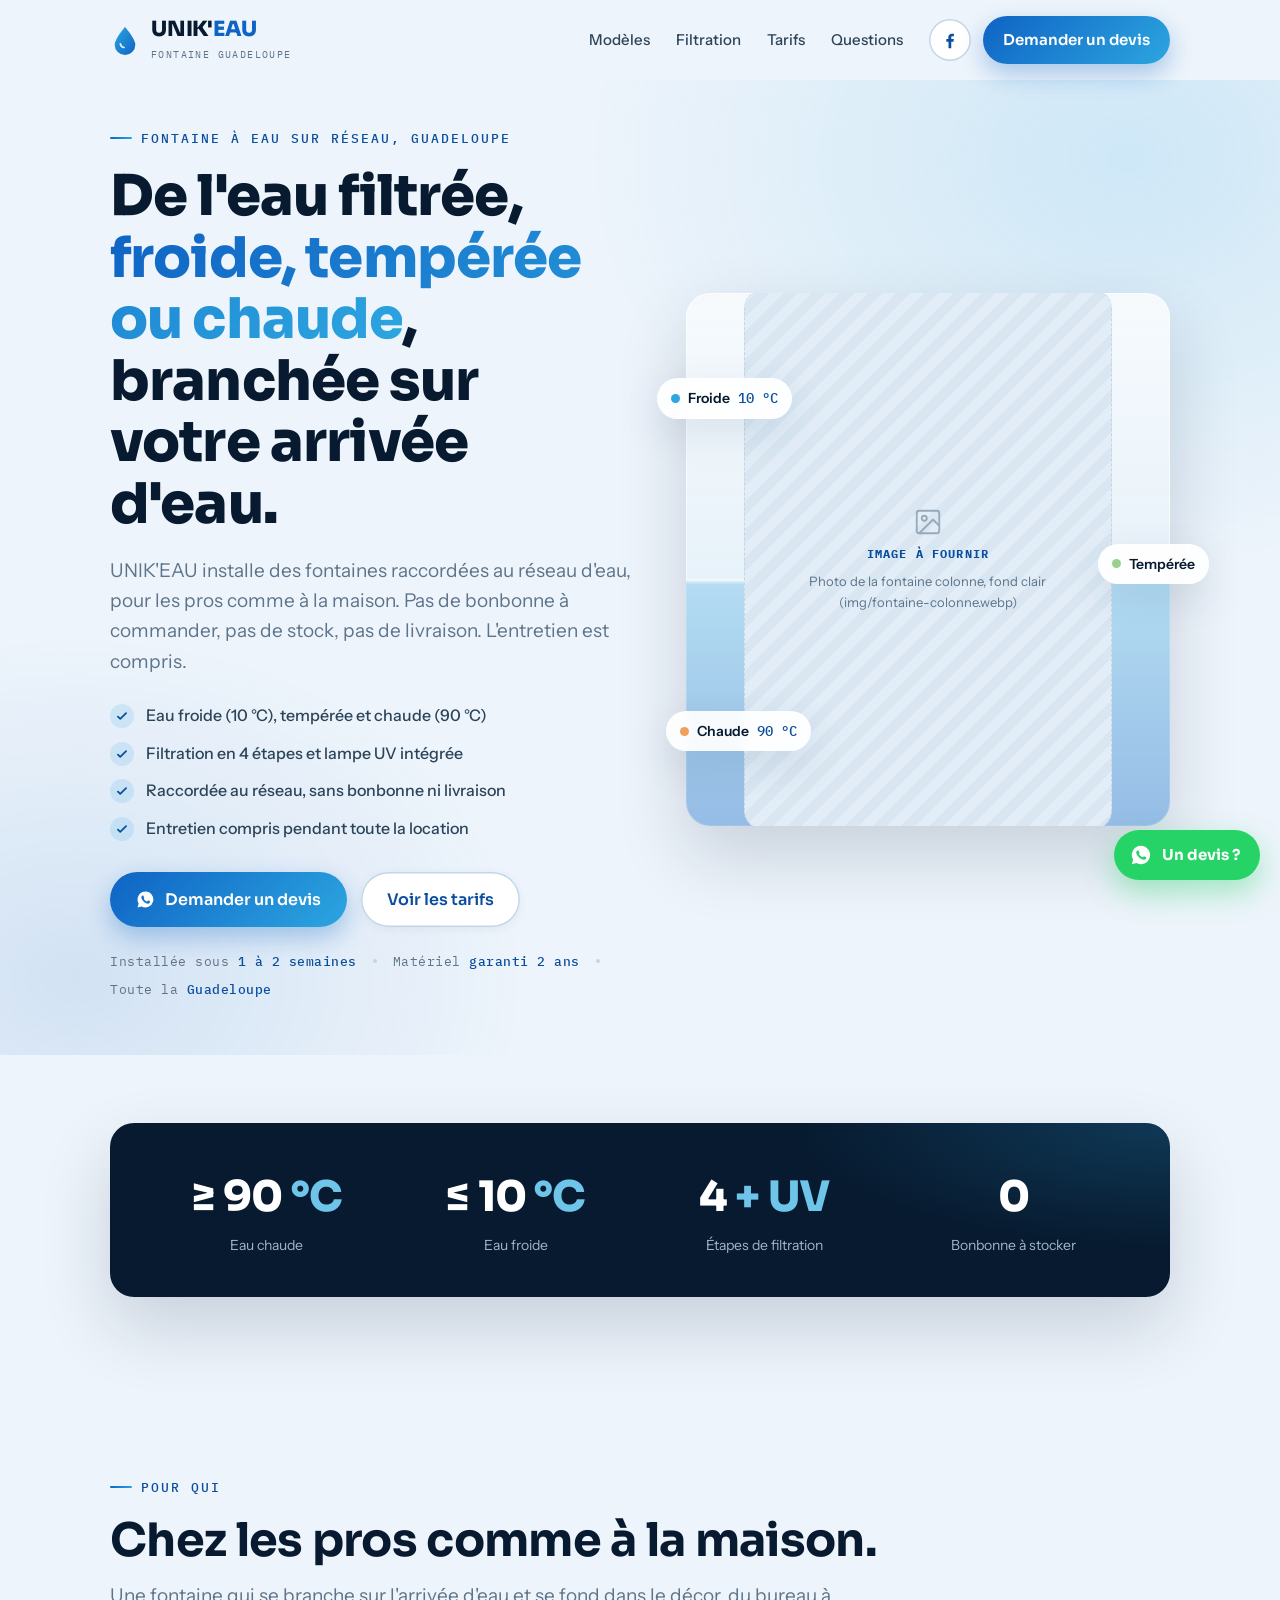
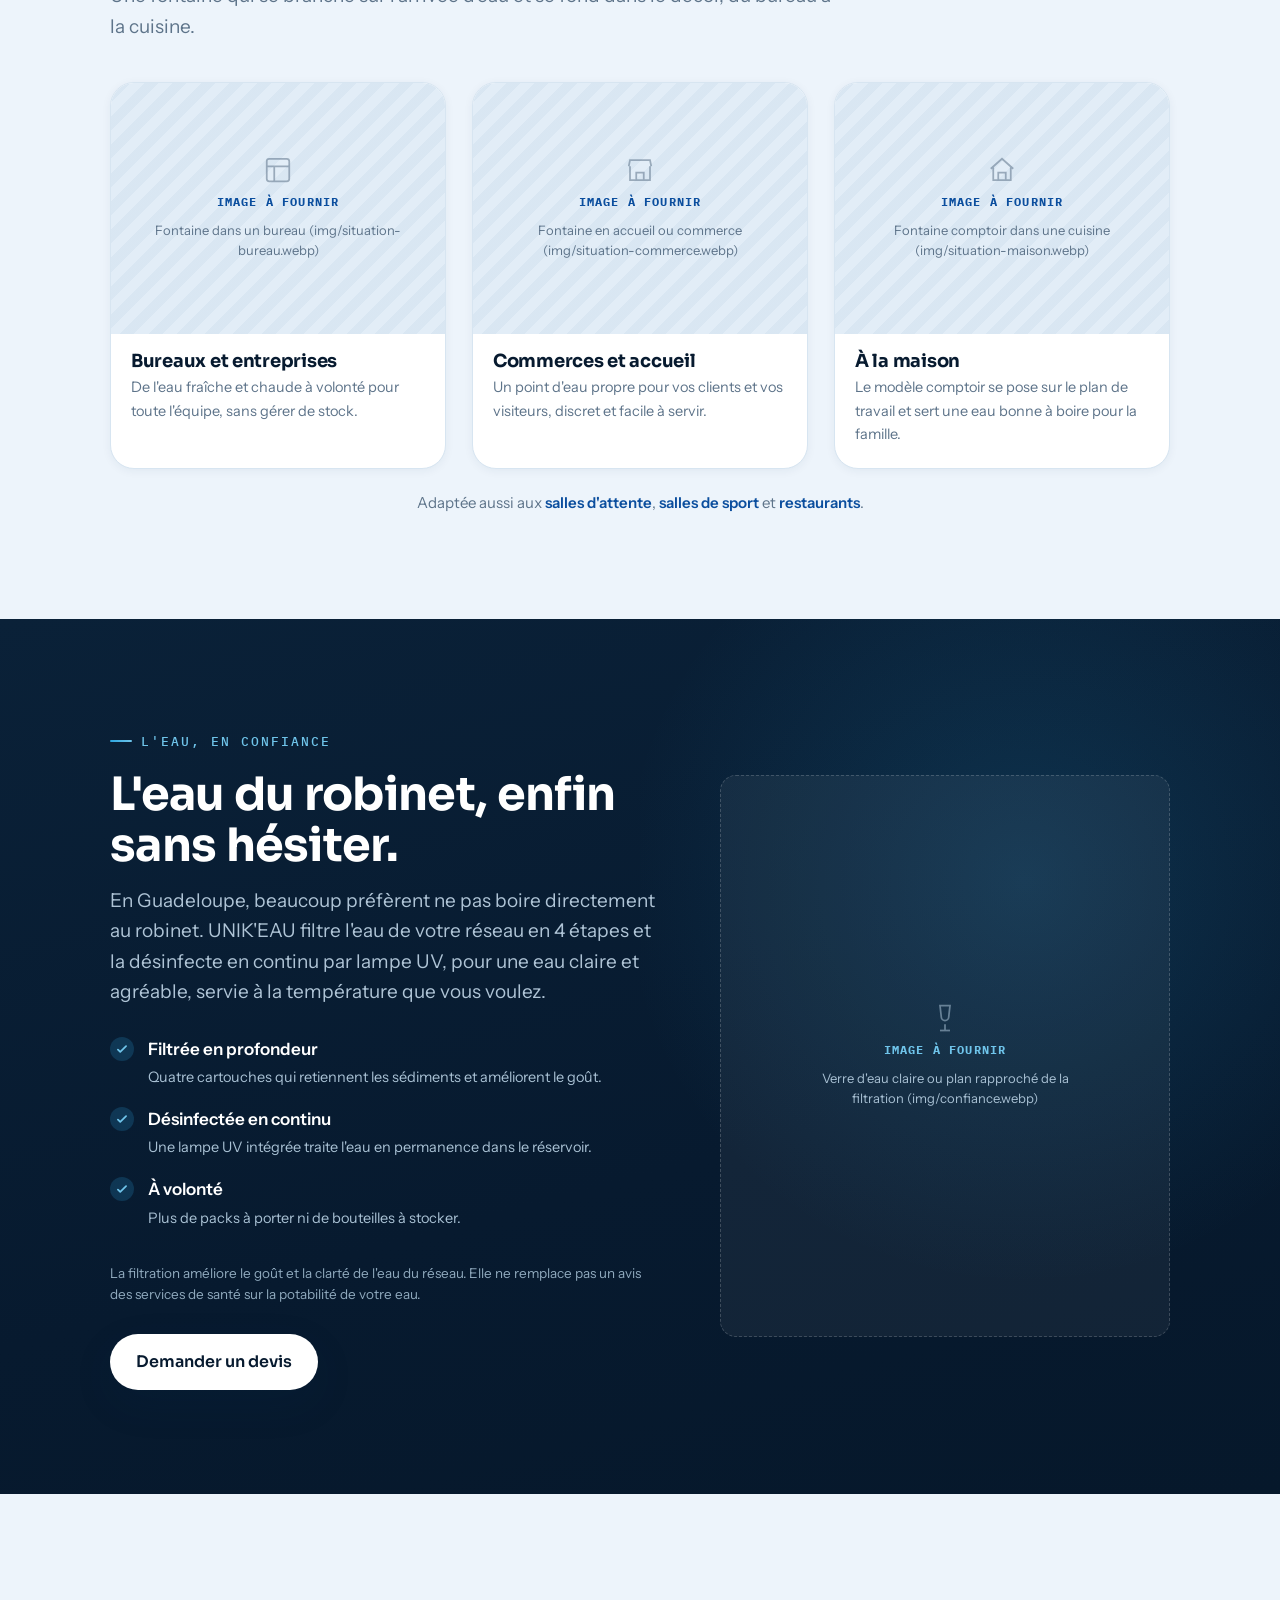
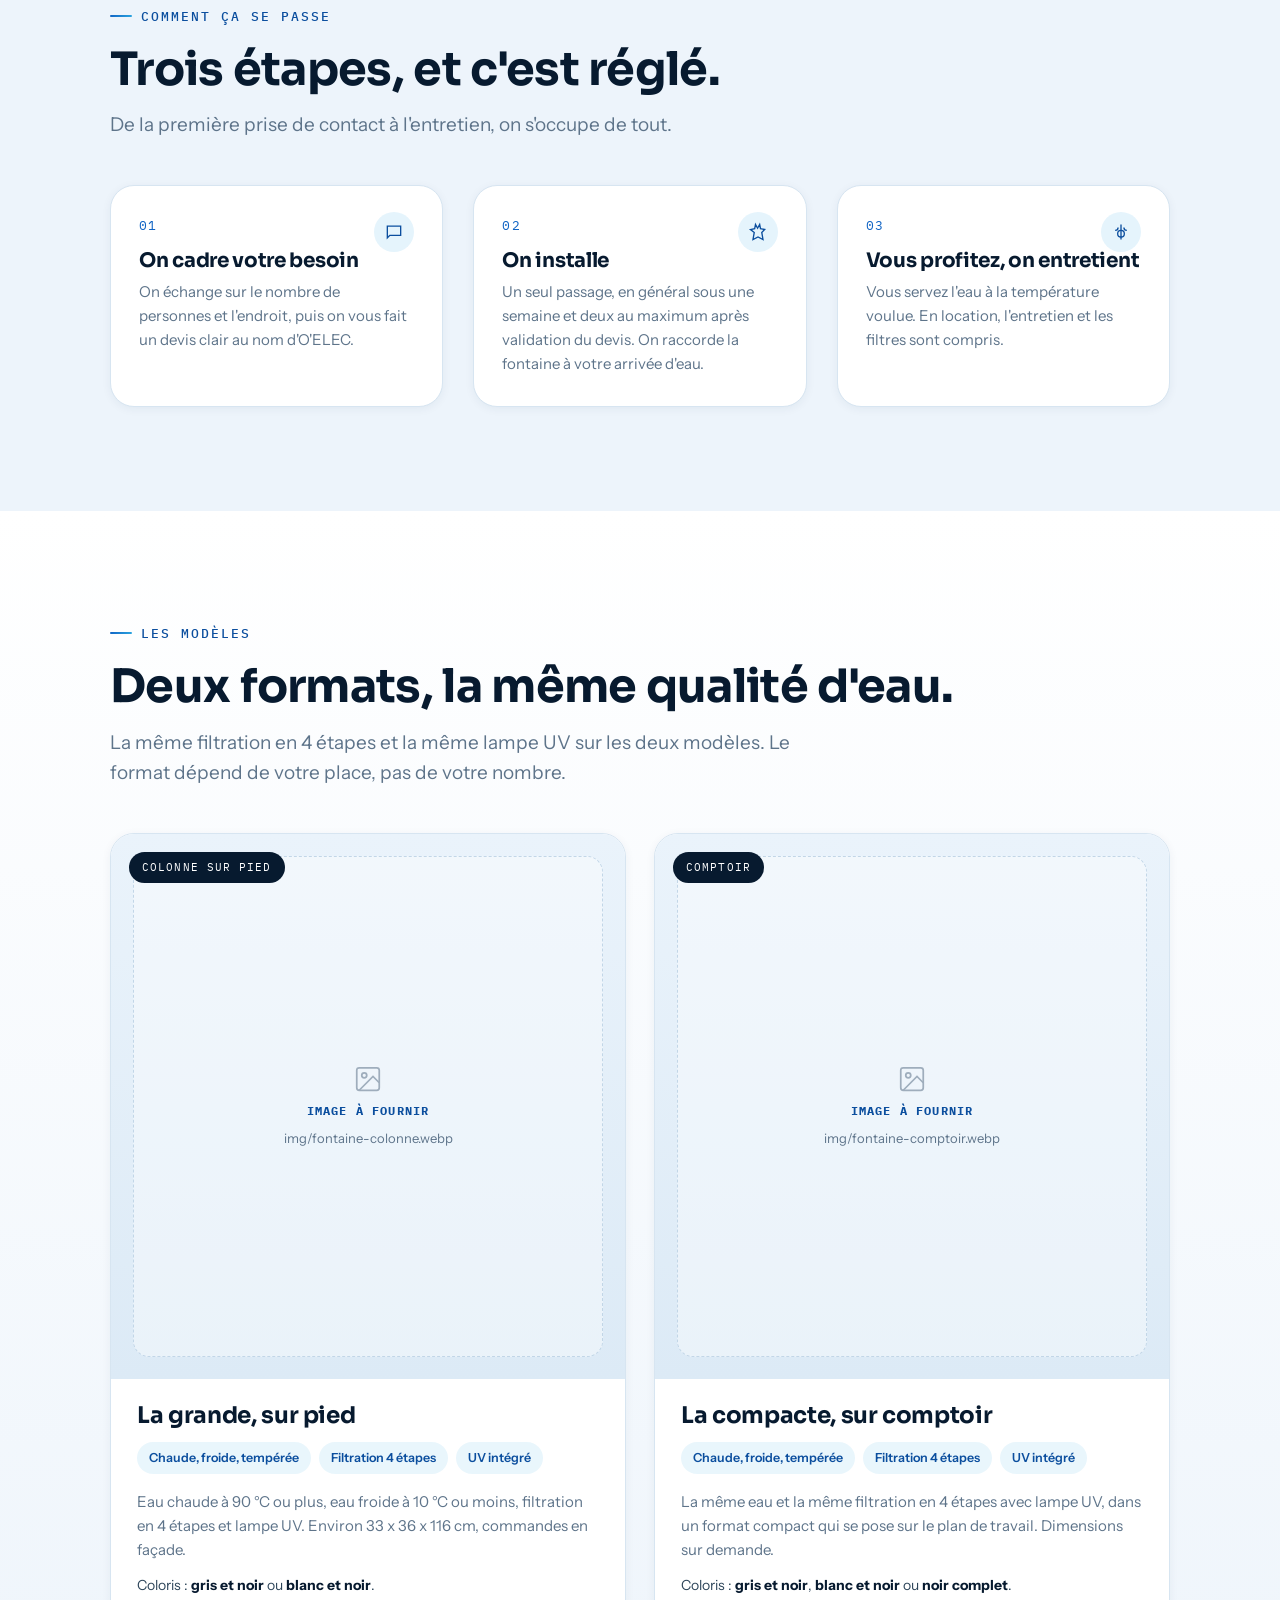
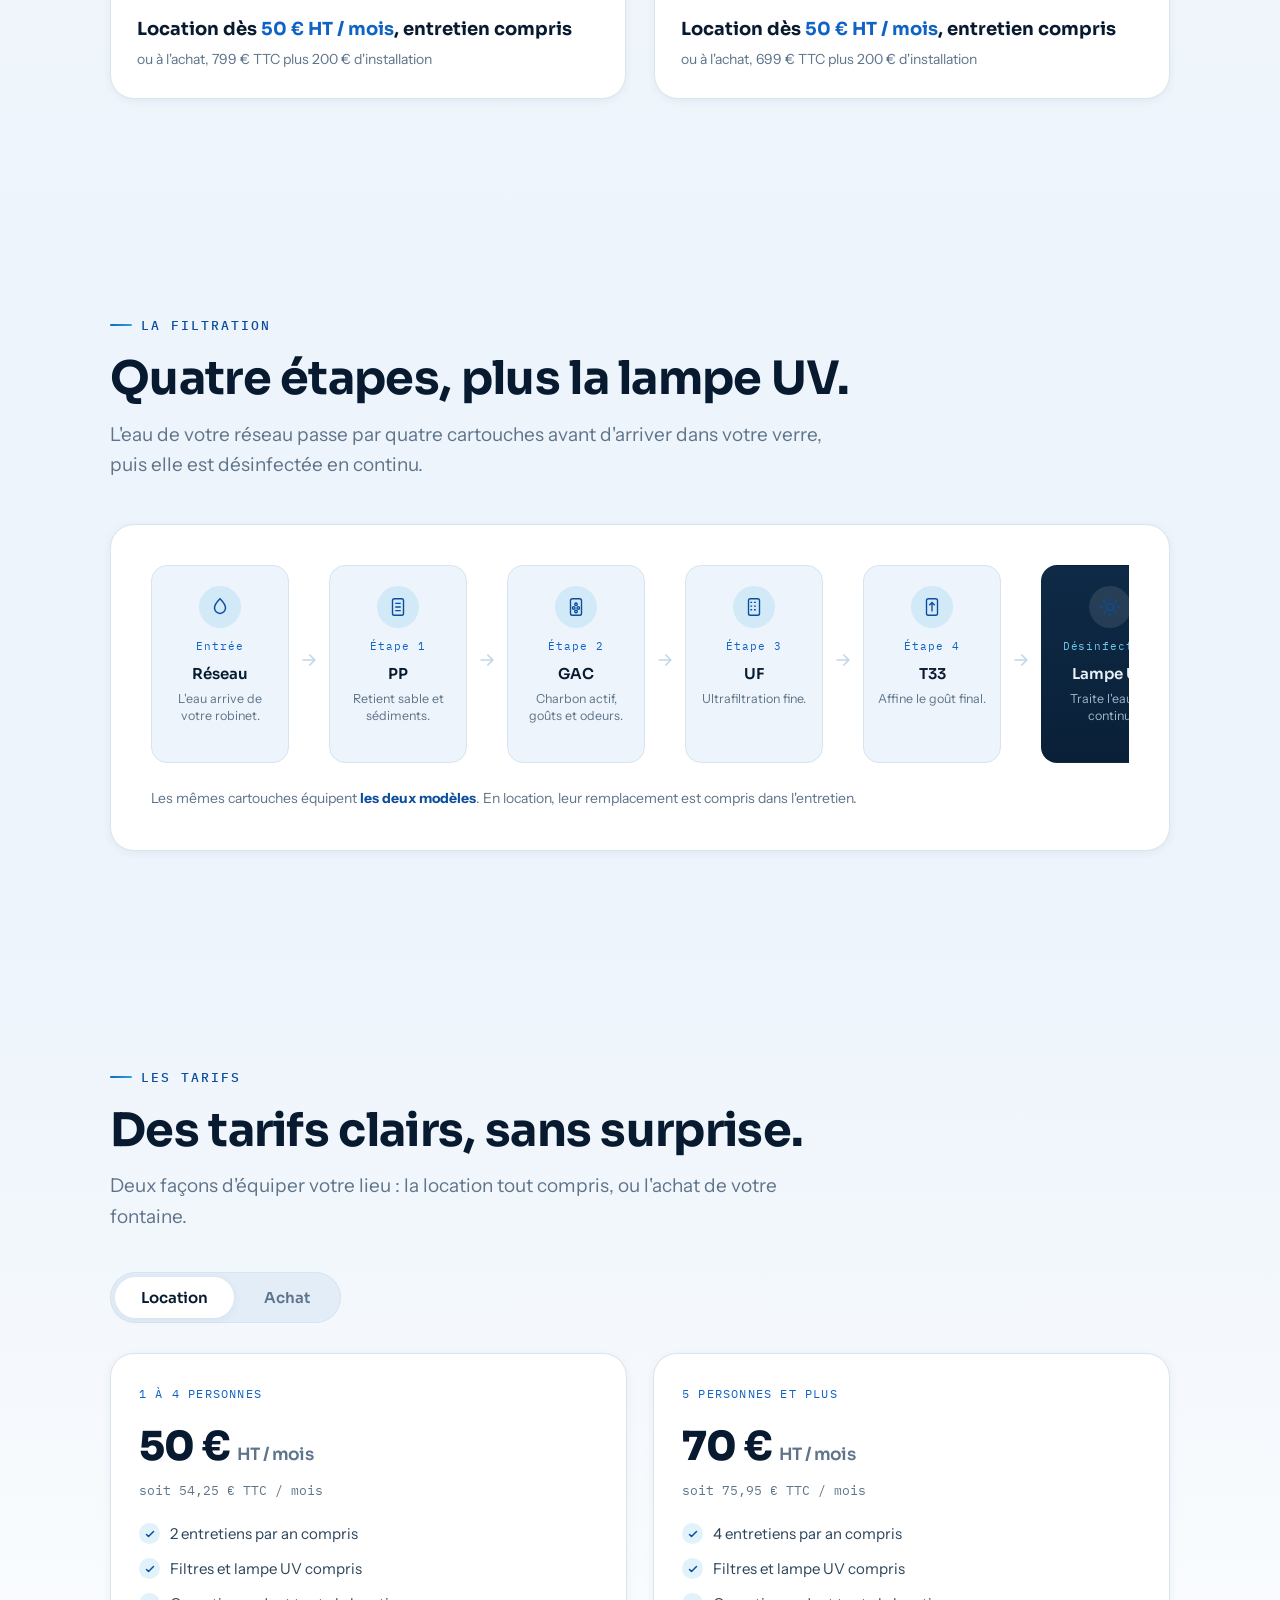
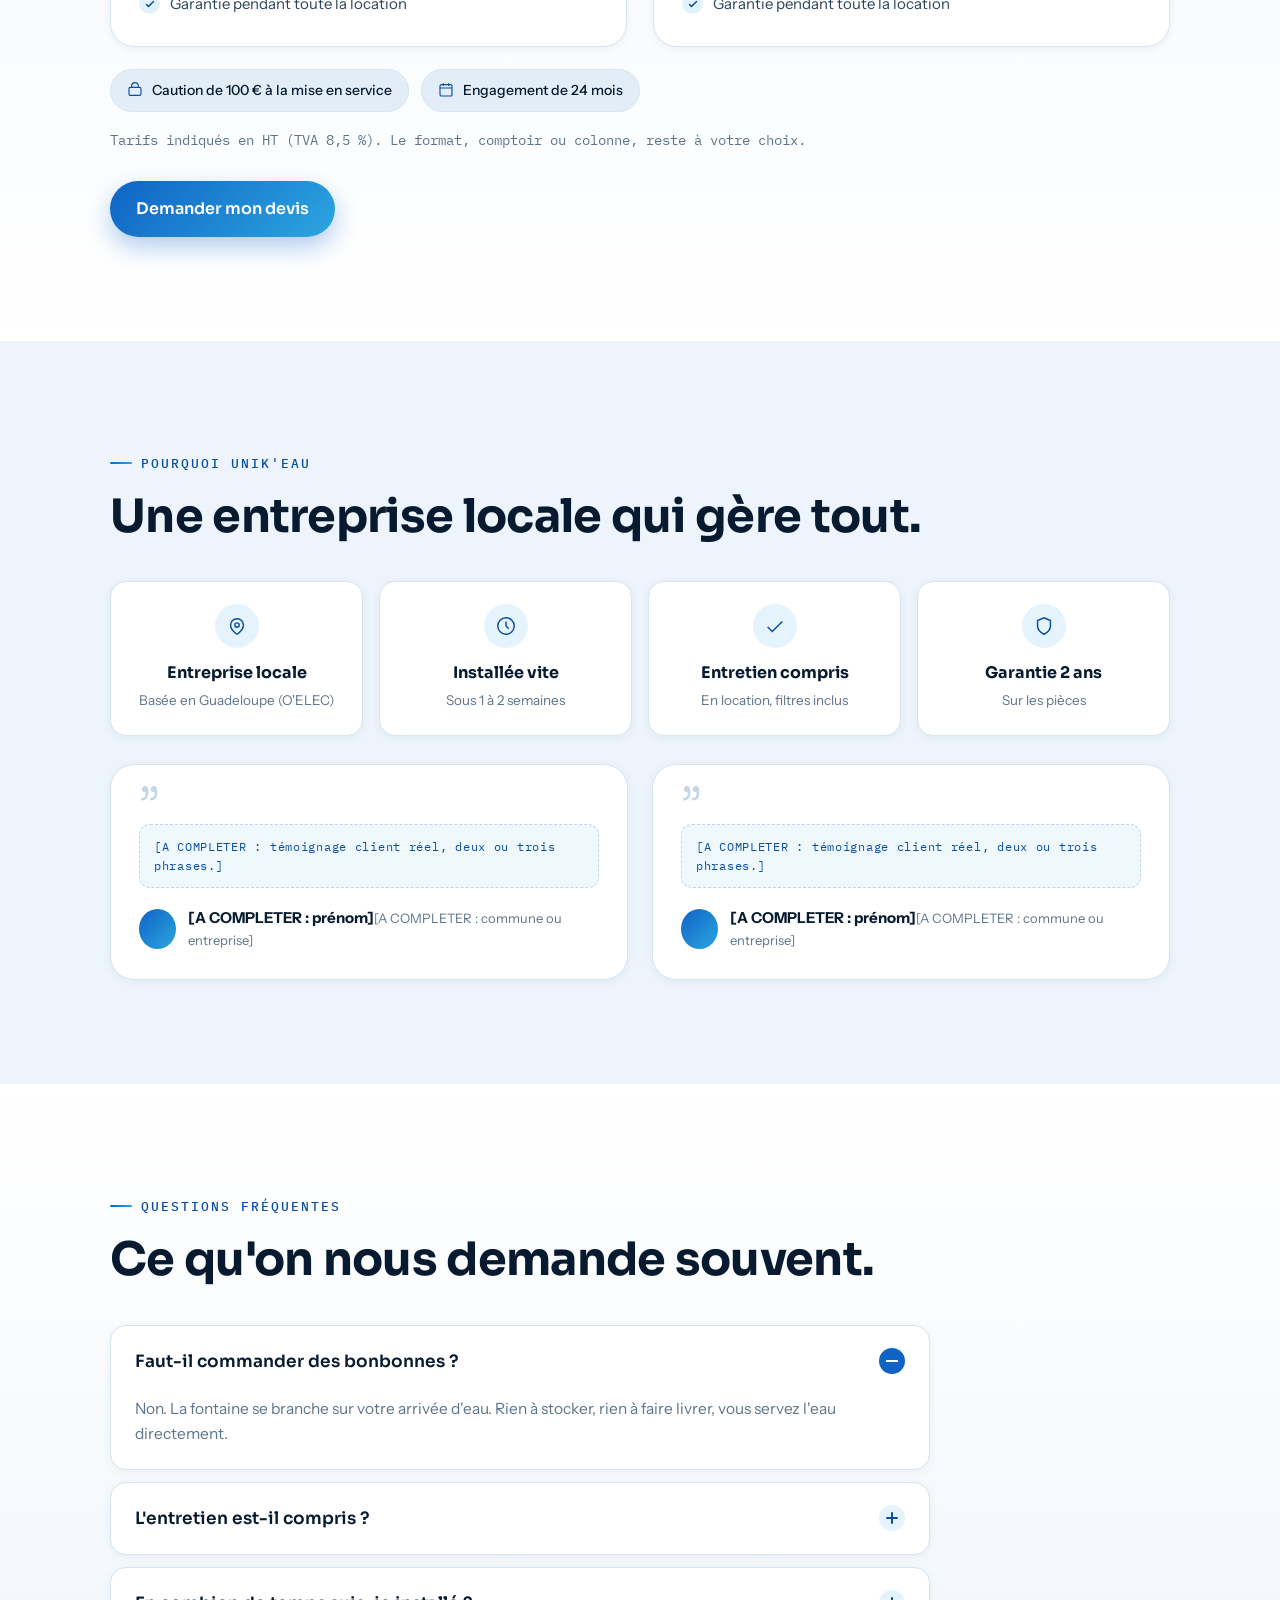
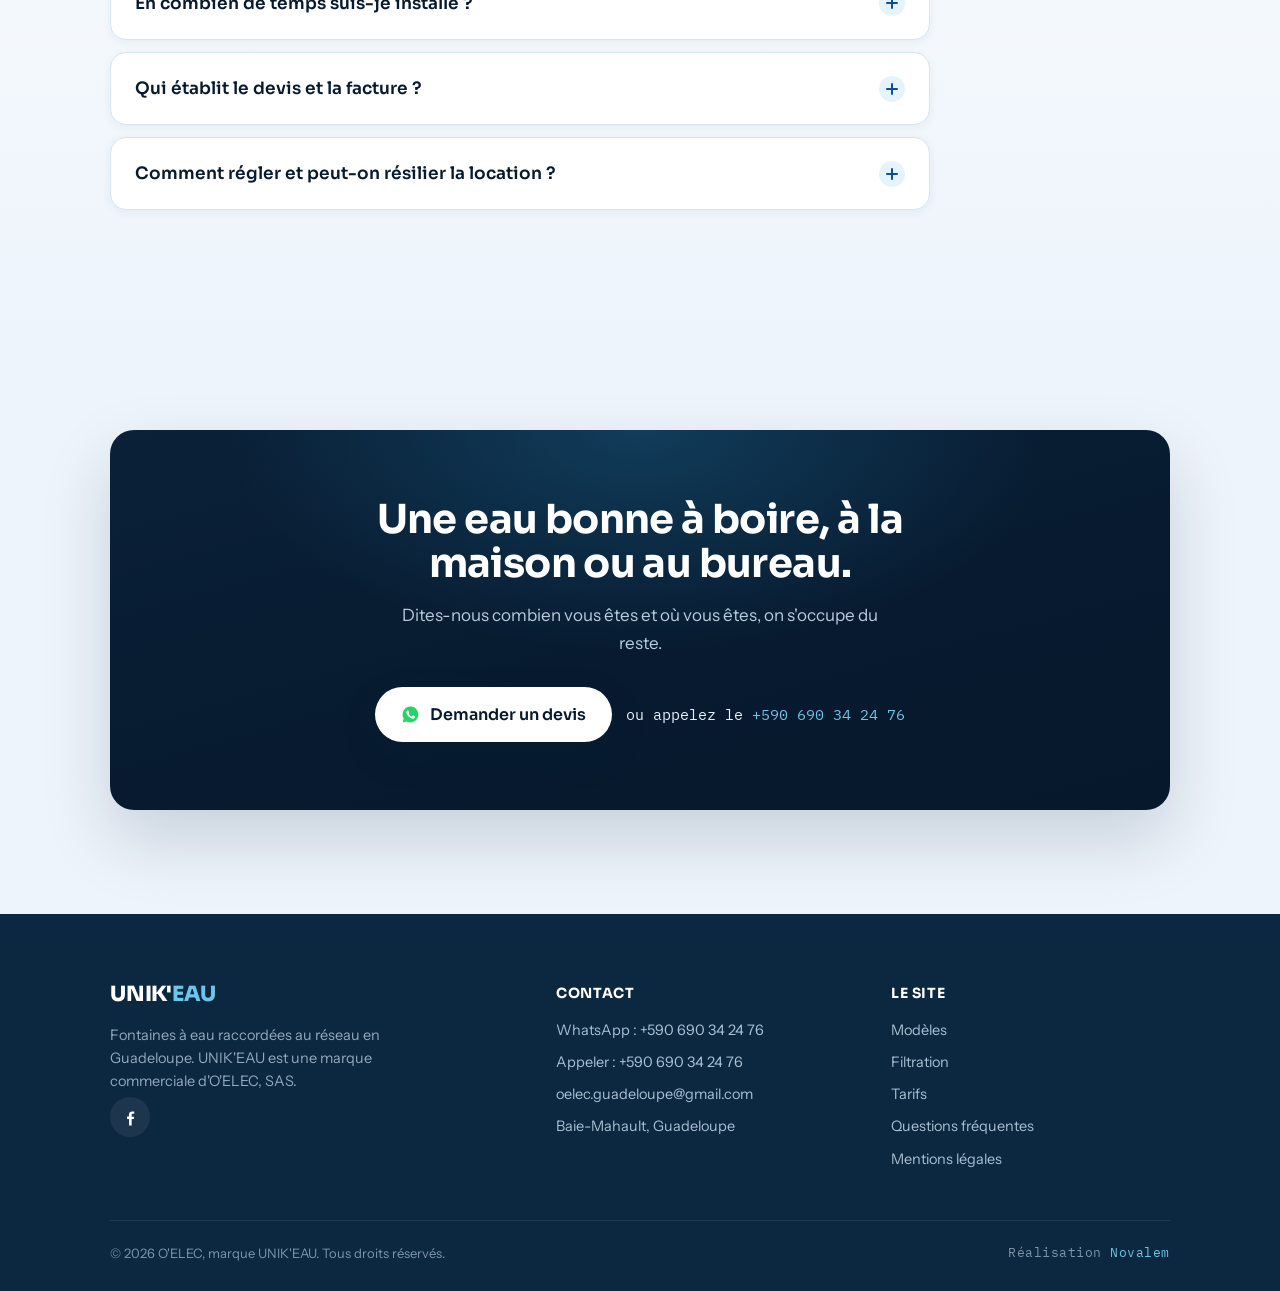
<file: index.html>
<!DOCTYPE html>
<html lang="fr">
<head>
  <meta charset="UTF-8">
  <meta name="viewport" content="width=device-width, initial-scale=1.0">

  <title>UNIK'EAU, fontaine à eau sur réseau en Guadeloupe | Sans bonbonne</title>
  <meta name="description" content="UNIK'EAU installe des fontaines à eau raccordées à votre réseau, pour les pros comme à la maison. Eau froide, tempérée ou chaude, filtration 4 étapes et lampe UV, entretien compris. Devis rapide en Guadeloupe.">
  <link rel="canonical" href="https://fontaine-guadeloupe.fr/">

  <!-- Open Graph -->
  <meta property="og:type" content="website">
  <meta property="og:site_name" content="UNIK'EAU">
  <meta property="og:title" content="UNIK'EAU, fontaine à eau sur réseau en Guadeloupe">
  <meta property="og:description" content="De l'eau filtrée, froide, tempérée ou chaude, branchée sur votre arrivée d'eau. Sans bonbonne, entretien compris. Devis rapide en Guadeloupe.">
  <meta property="og:image" content="https://fontaine-guadeloupe.fr/assets/og-image.png">
  <meta property="og:url" content="https://fontaine-guadeloupe.fr/">
  <meta property="og:locale" content="fr_FR">
  <meta name="twitter:card" content="summary_large_image">

  <meta name="theme-color" content="#071A2F">

  <!-- Favicon -->
  <link rel="icon" href="assets/favicon.svg" type="image/svg+xml">

  <!-- Fonts -->
  <link rel="preconnect" href="https://fonts.googleapis.com">
  <link rel="preconnect" href="https://fonts.gstatic.com" crossorigin>
  <link href="https://fonts.googleapis.com/css2?family=Sora:wght@400;500;600;700;800&family=Instrument+Sans:wght@400;500;600&family=IBM+Plex+Mono:wght@400;500&display=swap" rel="stylesheet">

  <link rel="stylesheet" href="css/style.css">

  <!-- Donnees structurees -->
  <script type="application/ld+json">
  {
    "@context": "https://schema.org",
    "@graph": [
      {
        "@type": "LocalBusiness",
        "name": "UNIK'EAU",
        "alternateName": "UNIK'EAU - Fontaine Guadeloupe",
        "legalName": "O'ELEC",
        "image": "https://fontaine-guadeloupe.fr/assets/og-image.png",
        "url": "https://fontaine-guadeloupe.fr/",
        "telephone": "+590690342476",
        "email": "oelec.guadeloupe@gmail.com",
        "priceRange": "€€",
        "description": "Fontaines à eau raccordées au réseau en Guadeloupe. Eau froide, tempérée ou chaude, filtration 4 étapes et lampe UV, entretien compris en location. Marque commerciale d'O'ELEC.",
        "address": {
          "@type": "PostalAddress",
          "addressLocality": "Baie-Mahault",
          "postalCode": "97122",
          "addressRegion": "Guadeloupe",
          "addressCountry": "GP"
        },
        "areaServed": { "@type": "Place", "name": "Guadeloupe" },
        "sameAs": [ "https://facebook.com/unikeau" ]
      },
      {
        "@type": "FAQPage",
        "mainEntity": [
          {
            "@type": "Question",
            "name": "Faut-il commander des bonbonnes ?",
            "acceptedAnswer": { "@type": "Answer", "text": "Non. La fontaine se branche sur votre arrivée d'eau. Rien à stocker, rien à faire livrer." }
          },
          {
            "@type": "Question",
            "name": "L'entretien est-il compris ?",
            "acceptedAnswer": { "@type": "Answer", "text": "En location, l'entretien et les filtres sont compris. À l'achat, l'entretien est proposé en plus : 244 euros par an pour 1 à 4 personnes, 488 euros par an pour 5 personnes et plus." }
          },
          {
            "@type": "Question",
            "name": "En combien de temps suis-je installé ?",
            "acceptedAnswer": { "@type": "Answer", "text": "En général sous une semaine après validation du devis, deux semaines au maximum. L'installation se fait en un seul passage." }
          },
          {
            "@type": "Question",
            "name": "Qui établit le devis et la facture ?",
            "acceptedAnswer": { "@type": "Answer", "text": "UNIK'EAU est la marque commerciale d'O'ELEC. Vos devis et vos factures sont établis au nom d'O'ELEC." }
          },
          {
            "@type": "Question",
            "name": "Comment régler et peut-on résilier la location ?",
            "acceptedAnswer": { "@type": "Answer", "text": "Le règlement se fait par carte, virement, espèces ou sur facture. La location est engagée sur 24 mois ; une résiliation avant terme s'étudie au cas par cas." }
          }
        ]
      }
    ]
  }
  </script>
</head>

<body>

  <!-- ============ HEADER ============ -->
  <header class="site-header" id="header">
    <div class="wrap header-inner">
      <a href="#" class="brand" aria-label="UNIK'EAU, accueil">
        <!-- [IMAGE A FOURNIR : logo UNIK'EAU. En attendant, marque typographique + goutte] -->
        <svg class="brand__drop" viewBox="0 0 32 32" fill="none" aria-hidden="true">
          <defs><linearGradient id="dg" x1="0" y1="0" x2="1" y2="1">
            <stop offset="0" stop-color="#2CA6E0"/><stop offset="1" stop-color="#0F63C4"/>
          </linearGradient></defs>
          <path d="M16 2C16 2 5 14.5 5 21a11 11 0 0 0 22 0C27 14.5 16 2 16 2Z" fill="url(#dg)"/>
          <path d="M11 20a5 5 0 0 0 4 4" stroke="#fff" stroke-width="1.8" stroke-linecap="round" opacity=".85"/>
        </svg>
        <span>
          <span class="brand__name">UNIK'<b>EAU</b></span>
          <span class="brand__tag">Fontaine Guadeloupe</span>
        </span>
      </a>

      <nav class="nav" aria-label="Navigation principale">
        <div class="nav__links">
          <a href="#modeles">Modèles</a>
          <a href="#filtration">Filtration</a>
          <a href="#tarifs">Tarifs</a>
          <a href="#faq">Questions</a>
        </div>
        <div class="nav__actions">
          <a class="icon-link" href="https://facebook.com/unikeau" target="_blank" rel="noopener" aria-label="Facebook UNIK'EAU">
            <svg viewBox="0 0 24 24" fill="currentColor" aria-hidden="true"><path d="M13.5 22v-8h2.7l.4-3.1h-3.1V8.9c0-.9.25-1.5 1.5-1.5h1.7V4.6c-.3 0-1.3-.13-2.5-.13-2.5 0-4.2 1.5-4.2 4.3v2.1H7.6V14h2.6v8h3.3Z"/></svg>
          </a>
          <a class="btn btn--primary header-cta" href="https://wa.me/590690342476?text=Bonjour%2C%20je%20souhaite%20un%20devis%20UNIK%20EAU" target="_blank" rel="noopener">Demander un devis</a>
        </div>
        <button class="burger" id="burger" aria-label="Ouvrir le menu" aria-expanded="false" aria-controls="navPanel">
          <span></span><span></span><span></span>
        </button>
      </nav>
    </div>
  </header>

  <!-- Panneau mobile -->
  <div class="nav-panel" id="navPanel">
    <a href="#modeles">Modèles</a>
    <a href="#filtration">Filtration</a>
    <a href="#tarifs">Tarifs</a>
    <a href="#faq">Questions</a>
    <a href="#contact">Contact</a>
    <a class="btn btn--primary btn--wide" href="https://wa.me/590690342476?text=Bonjour%2C%20je%20souhaite%20un%20devis%20UNIK%20EAU" target="_blank" rel="noopener">Demander un devis</a>
  </div>

  <main>

    <!-- ============ HERO ============ -->
    <section class="hero" id="accueil">
      <div class="hero__bg" aria-hidden="true"></div>
      <div class="wrap">
        <div class="hero__grid">
          <div class="hero__text reveal">
            <span class="eyebrow">Fontaine à eau sur réseau, Guadeloupe</span>
            <h1 class="hero__title">De l'eau filtrée, <span class="accent">froide, tempérée ou chaude</span>, branchée sur votre arrivée d'eau.</h1>
            <p class="hero__sub">UNIK'EAU installe des fontaines raccordées au réseau d'eau, pour les pros comme à la maison. Pas de bonbonne à commander, pas de stock, pas de livraison. L'entretien est compris.</p>

            <ul class="hero__list">
              <li><span class="tick"><svg viewBox="0 0 24 24" fill="none" stroke="currentColor" stroke-width="3"><path d="M5 13l4 4L19 7" stroke-linecap="round" stroke-linejoin="round"/></svg></span> Eau froide (10 °C), tempérée et chaude (90 °C)</li>
              <li><span class="tick"><svg viewBox="0 0 24 24" fill="none" stroke="currentColor" stroke-width="3"><path d="M5 13l4 4L19 7" stroke-linecap="round" stroke-linejoin="round"/></svg></span> Filtration en 4 étapes et lampe UV intégrée</li>
              <li><span class="tick"><svg viewBox="0 0 24 24" fill="none" stroke="currentColor" stroke-width="3"><path d="M5 13l4 4L19 7" stroke-linecap="round" stroke-linejoin="round"/></svg></span> Raccordée au réseau, sans bonbonne ni livraison</li>
              <li><span class="tick"><svg viewBox="0 0 24 24" fill="none" stroke="currentColor" stroke-width="3"><path d="M5 13l4 4L19 7" stroke-linecap="round" stroke-linejoin="round"/></svg></span> Entretien compris pendant toute la location</li>
            </ul>

            <div class="hero__cta">
              <a class="btn btn--primary" href="https://wa.me/590690342476?text=Bonjour%2C%20je%20souhaite%20un%20devis%20UNIK%20EAU" target="_blank" rel="noopener">
                <svg viewBox="0 0 24 24" fill="currentColor" aria-hidden="true"><path d="M12 2a10 10 0 0 0-8.6 15.1L2 22l5-1.3A10 10 0 1 0 12 2Zm5.3 14.1c-.2.6-1.2 1.2-1.7 1.2-.4 0-1 .1-3.2-.9-2.7-1.1-4.4-3.9-4.5-4.1-.1-.2-1.1-1.4-1.1-2.7 0-1.3.7-1.9.9-2.2.2-.2.5-.3.7-.3h.5c.2 0 .4 0 .6.5.2.6.8 2 .9 2.1.1.1.1.3 0 .5-.1.2-.2.4-.3.5-.2.2-.3.4-.2.6.1.2.7 1.2 1.6 1.9 1.1.9 2 1.2 2.2 1.3.2.1.4.1.5-.1.1-.2.6-.7.8-1 .2-.2.3-.2.6-.1.2.1 1.5.7 1.7.9.2.1.4.1.4.2.1.2.1.6-.1 1Z"/></svg>
                Demander un devis
              </a>
              <a class="btn btn--ghost" href="#tarifs">Voir les tarifs</a>
            </div>

            <div class="hero__trust">
              <span>Installée sous <b>1 à 2 semaines</b></span><span class="dot"></span>
              <span>Matériel <b>garanti 2 ans</b></span><span class="dot"></span>
              <span>Toute la <b>Guadeloupe</b></span>
            </div>
          </div>

          <div class="hero__visual reveal">
            <div class="glass-panel">
              <div class="glass-inner">
                <span class="water" aria-hidden="true"></span>
                <span class="bubble b1" aria-hidden="true"></span>
                <span class="bubble b2" aria-hidden="true"></span>
                <span class="bubble b3" aria-hidden="true"></span>

                <div class="hero-photo">
                  <!-- Deposer la vraie photo de la fontaine colonne ici -->
                  <div class="ph">
                    <svg viewBox="0 0 24 24" fill="none" stroke="currentColor" stroke-width="1.5"><rect x="3" y="3" width="18" height="18" rx="2"/><circle cx="9" cy="9" r="2"/><path d="m21 15-5-5L5 21"/></svg>
                    <b>IMAGE À FOURNIR</b>
                    <span>Photo de la fontaine colonne, fond clair (img/fontaine-colonne.webp)</span>
                  </div>
                </div>
              </div>

              <span class="levier levier--cold"><span class="pip"></span>Froide <span class="val">10 °C</span></span>
              <span class="levier levier--mid"><span class="pip"></span>Tempérée</span>
              <span class="levier levier--hot"><span class="pip"></span>Chaude <span class="val">90 °C</span></span>
            </div>
          </div>
        </div>
      </div>
    </section>

    <!-- ============ STATS ============ -->
    <section class="section--tight">
      <div class="wrap">
        <div class="stats reveal">
          <div class="stat"><div class="stat__num">≥ 90 <span>°C</span></div><div class="stat__label">Eau chaude</div></div>
          <div class="stat"><div class="stat__num">≤ 10 <span>°C</span></div><div class="stat__label">Eau froide</div></div>
          <div class="stat"><div class="stat__num">4 <span>+ UV</span></div><div class="stat__label">Étapes de filtration</div></div>
          <div class="stat"><div class="stat__num">0</div><div class="stat__label">Bonbonne à stocker</div></div>
        </div>
      </div>
    </section>

    <!-- ============ SITUATIONS ============ -->
    <section class="section" id="usages">
      <div class="wrap">
        <div class="reveal">
          <span class="eyebrow">Pour qui</span>
          <h2 class="h-lead">Chez les pros comme à la maison.</h2>
          <p class="sub">Une fontaine qui se branche sur l'arrivée d'eau et se fond dans le décor, du bureau à la cuisine.</p>
        </div>

        <div class="situations reveal">
          <article class="situ">
            <div class="ph">
              <svg viewBox="0 0 24 24" fill="none" stroke="currentColor" stroke-width="1.4"><rect x="3" y="3" width="18" height="18" rx="2"/><path d="M3 9h18M9 21V9"/></svg>
              <b>IMAGE À FOURNIR</b><span>Fontaine dans un bureau (img/situation-bureau.webp)</span>
            </div>
            <div class="situ__body"><h3>Bureaux et entreprises</h3><p>De l'eau fraîche et chaude à volonté pour toute l'équipe, sans gérer de stock.</p></div>
          </article>
          <article class="situ">
            <div class="ph">
              <svg viewBox="0 0 24 24" fill="none" stroke="currentColor" stroke-width="1.4"><path d="M3 9l1-5h16l1 5M4 9v11h16V9M9 20v-6h6v6"/></svg>
              <b>IMAGE À FOURNIR</b><span>Fontaine en accueil ou commerce (img/situation-commerce.webp)</span>
            </div>
            <div class="situ__body"><h3>Commerces et accueil</h3><p>Un point d'eau propre pour vos clients et vos visiteurs, discret et facile à servir.</p></div>
          </article>
          <article class="situ">
            <div class="ph">
              <svg viewBox="0 0 24 24" fill="none" stroke="currentColor" stroke-width="1.4"><path d="M3 11l9-8 9 8M5 10v10h14V10M9 20v-6h6v6"/></svg>
              <b>IMAGE À FOURNIR</b><span>Fontaine comptoir dans une cuisine (img/situation-maison.webp)</span>
            </div>
            <div class="situ__body"><h3>À la maison</h3><p>Le modèle comptoir se pose sur le plan de travail et sert une eau bonne à boire pour la famille.</p></div>
          </article>
        </div>

        <p class="situ-more reveal">Adaptée aussi aux <b>salles d'attente</b>, <b>salles de sport</b> et <b>restaurants</b>.</p>
      </div>
    </section>

    <!-- ============ CONFIANCE (section marine) ============ -->
    <section class="section section--dark" id="confiance">
      <div class="wrap">
        <div class="confidence__grid">
          <div class="reveal">
            <span class="eyebrow">L'eau, en confiance</span>
            <h2 class="h-lead">L'eau du robinet, enfin sans hésiter.</h2>
            <p class="sub">En Guadeloupe, beaucoup préfèrent ne pas boire directement au robinet. UNIK'EAU filtre l'eau de votre réseau en 4 étapes et la désinfecte en continu par lampe UV, pour une eau claire et agréable, servie à la température que vous voulez.</p>

            <ul class="confidence__points">
              <li><span class="tick"><svg viewBox="0 0 24 24" fill="none" stroke="currentColor" stroke-width="3"><path d="M5 13l4 4L19 7" stroke-linecap="round" stroke-linejoin="round"/></svg></span><div><b>Filtrée en profondeur</b><span>Quatre cartouches qui retiennent les sédiments et améliorent le goût.</span></div></li>
              <li><span class="tick"><svg viewBox="0 0 24 24" fill="none" stroke="currentColor" stroke-width="3"><path d="M5 13l4 4L19 7" stroke-linecap="round" stroke-linejoin="round"/></svg></span><div><b>Désinfectée en continu</b><span>Une lampe UV intégrée traite l'eau en permanence dans le réservoir.</span></div></li>
              <li><span class="tick"><svg viewBox="0 0 24 24" fill="none" stroke="currentColor" stroke-width="3"><path d="M5 13l4 4L19 7" stroke-linecap="round" stroke-linejoin="round"/></svg></span><div><b>À volonté</b><span>Plus de packs à porter ni de bouteilles à stocker.</span></div></li>
            </ul>
            <p class="confidence__note">La filtration améliore le goût et la clarté de l'eau du réseau. Elle ne remplace pas un avis des services de santé sur la potabilité de votre eau.</p>

            <div style="margin-top:28px">
              <a class="btn btn--light" href="https://wa.me/590690342476?text=Bonjour%2C%20je%20souhaite%20un%20devis%20UNIK%20EAU" target="_blank" rel="noopener">Demander un devis</a>
            </div>
          </div>

          <div class="confidence__media reveal">
            <div class="ph">
              <svg viewBox="0 0 24 24" fill="none" stroke="currentColor" stroke-width="1.4"><path d="M8 2h8l-1 9a3 3 0 0 1-6 0L8 2Z"/><path d="M8 22h8"/><path d="M12 22v-5"/></svg>
              <b>IMAGE À FOURNIR</b><span>Verre d'eau claire ou plan rapproché de la filtration (img/confiance.webp)</span>
            </div>
          </div>
        </div>
      </div>
    </section>

    <!-- ============ ETAPES ============ -->
    <section class="section" id="etapes">
      <div class="wrap">
        <div class="reveal">
          <span class="eyebrow">Comment ça se passe</span>
          <h2 class="h-lead">Trois étapes, et c'est réglé.</h2>
          <p class="sub">De la première prise de contact à l'entretien, on s'occupe de tout.</p>
        </div>

        <div class="steps reveal">
          <article class="step">
            <div class="step__mark"><svg viewBox="0 0 24 24" fill="none" stroke="currentColor" stroke-width="1.6"><path d="M4 5h16v11H7l-3 3V5Z"/></svg></div>
            <div class="step__no">01</div>
            <h3>On cadre votre besoin</h3>
            <p>On échange sur le nombre de personnes et l'endroit, puis on vous fait un devis clair au nom d'O'ELEC.</p>
          </article>
          <article class="step">
            <div class="step__mark"><svg viewBox="0 0 24 24" fill="none" stroke="currentColor" stroke-width="1.6"><path d="M14 3l1 5 5 1-3.5 3.5L18 21l-6-3-6 3 1.5-8.5L3 9l5-1 1-5 2.5 4.5z"/></svg></div>
            <div class="step__no">02</div>
            <h3>On installe</h3>
            <p>Un seul passage, en général sous une semaine et deux au maximum après validation du devis. On raccorde la fontaine à votre arrivée d'eau.</p>
          </article>
          <article class="step">
            <div class="step__mark"><svg viewBox="0 0 24 24" fill="none" stroke="currentColor" stroke-width="1.6"><path d="M12 3v18M5 10c2 0 3.5-1.5 3.5-3.5M19 10c-2 0-3.5-1.5-3.5-3.5"/><circle cx="12" cy="14" r="4"/></svg></div>
            <div class="step__no">03</div>
            <h3>Vous profitez, on entretient</h3>
            <p>Vous servez l'eau à la température voulue. En location, l'entretien et les filtres sont compris.</p>
          </article>
        </div>
      </div>
    </section>

    <!-- ============ MODELES ============ -->
    <section class="section" id="modeles" style="background:linear-gradient(180deg,#fff,var(--glacier))">
      <div class="wrap">
        <div class="reveal">
          <span class="eyebrow">Les modèles</span>
          <h2 class="h-lead">Deux formats, la même qualité d'eau.</h2>
          <p class="sub">La même filtration en 4 étapes et la même lampe UV sur les deux modèles. Le format dépend de votre place, pas de votre nombre.</p>
        </div>

        <div class="models reveal">
          <!-- Colonne -->
          <article class="model">
            <div class="model__media">
              <span class="model__badge">Colonne sur pied</span>
              <div class="ph">
                <svg viewBox="0 0 24 24" fill="none" stroke="currentColor" stroke-width="1.4"><rect x="3" y="3" width="18" height="18" rx="2"/><circle cx="9" cy="9" r="2"/><path d="m21 15-5-5L5 21"/></svg>
                <b>IMAGE À FOURNIR</b><span>img/fontaine-colonne.webp</span>
              </div>
            </div>
            <div class="model__body">
              <h3>La grande, sur pied</h3>
              <div class="chips">
                <span class="chip">Chaude, froide, tempérée</span>
                <span class="chip">Filtration 4 étapes</span>
                <span class="chip">UV intégré</span>
              </div>
              <p class="model__specs">Eau chaude à 90 °C ou plus, eau froide à 10 °C ou moins, filtration en 4 étapes et lampe UV. Environ 33 x 36 x 116 cm, commandes en façade.</p>
              <p class="model__colors">Coloris : <b>gris et noir</b> ou <b>blanc et noir</b>.</p>
              <div class="model__price">
                <div class="from">Location dès <em>50 € HT / mois</em>, entretien compris</div>
                <div class="buy">ou à l'achat, 799 € TTC plus 200 € d'installation</div>
              </div>
            </div>
          </article>

          <!-- Comptoir -->
          <article class="model">
            <div class="model__media">
              <span class="model__badge">Comptoir</span>
              <div class="ph">
                <svg viewBox="0 0 24 24" fill="none" stroke="currentColor" stroke-width="1.4"><rect x="3" y="3" width="18" height="18" rx="2"/><circle cx="9" cy="9" r="2"/><path d="m21 15-5-5L5 21"/></svg>
                <b>IMAGE À FOURNIR</b><span>img/fontaine-comptoir.webp</span>
              </div>
            </div>
            <div class="model__body">
              <h3>La compacte, sur comptoir</h3>
              <div class="chips">
                <span class="chip">Chaude, froide, tempérée</span>
                <span class="chip">Filtration 4 étapes</span>
                <span class="chip">UV intégré</span>
              </div>
              <p class="model__specs">La même eau et la même filtration en 4 étapes avec lampe UV, dans un format compact qui se pose sur le plan de travail. Dimensions sur demande.</p>
              <p class="model__colors">Coloris : <b>gris et noir</b>, <b>blanc et noir</b> ou <b>noir complet</b>.</p>
              <div class="model__price">
                <div class="from">Location dès <em>50 € HT / mois</em>, entretien compris</div>
                <div class="buy">ou à l'achat, 699 € TTC plus 200 € d'installation</div>
              </div>
            </div>
          </article>
        </div>
      </div>
    </section>

    <!-- ============ FILTRATION ============ -->
    <section class="section" id="filtration">
      <div class="wrap">
        <div class="reveal">
          <span class="eyebrow">La filtration</span>
          <h2 class="h-lead">Quatre étapes, plus la lampe UV.</h2>
          <p class="sub">L'eau de votre réseau passe par quatre cartouches avant d'arriver dans votre verre, puis elle est désinfectée en continu.</p>
        </div>

        <div class="pipe reveal">
          <div class="pipe__flow">
            <div class="pipe__node">
              <div class="pipe__ic"><svg viewBox="0 0 24 24" fill="none" stroke="currentColor" stroke-width="1.6"><path d="M12 3c4 4 6 7 6 10a6 6 0 0 1-12 0c0-3 2-6 6-10Z"/></svg></div>
              <div class="pipe__tag">Entrée</div><div class="pipe__name">Réseau</div><div class="pipe__desc">L'eau arrive de votre robinet.</div>
            </div>
            <span class="pipe__arrow"><svg viewBox="0 0 24 24" fill="none" stroke="currentColor" stroke-width="2"><path d="M5 12h14M13 6l6 6-6 6" stroke-linecap="round" stroke-linejoin="round"/></svg></span>

            <div class="pipe__node">
              <div class="pipe__ic"><svg viewBox="0 0 24 24" fill="none" stroke="currentColor" stroke-width="1.5"><rect x="6" y="3" width="12" height="18" rx="2"/><path d="M9 8h6M9 12h6M9 16h6"/></svg></div>
              <div class="pipe__tag">Étape 1</div><div class="pipe__name">PP</div><div class="pipe__desc">Retient sable et sédiments.</div>
            </div>
            <span class="pipe__arrow"><svg viewBox="0 0 24 24" fill="none" stroke="currentColor" stroke-width="2"><path d="M5 12h14M13 6l6 6-6 6" stroke-linecap="round" stroke-linejoin="round"/></svg></span>

            <div class="pipe__node">
              <div class="pipe__ic"><svg viewBox="0 0 24 24" fill="none" stroke="currentColor" stroke-width="1.5"><rect x="6" y="3" width="12" height="18" rx="2"/><circle cx="12" cy="9" r="1.4"/><circle cx="9.5" cy="13" r="1.4"/><circle cx="14.5" cy="13" r="1.4"/><circle cx="12" cy="17" r="1.4"/></svg></div>
              <div class="pipe__tag">Étape 2</div><div class="pipe__name">GAC</div><div class="pipe__desc">Charbon actif, goûts et odeurs.</div>
            </div>
            <span class="pipe__arrow"><svg viewBox="0 0 24 24" fill="none" stroke="currentColor" stroke-width="2"><path d="M5 12h14M13 6l6 6-6 6" stroke-linecap="round" stroke-linejoin="round"/></svg></span>

            <div class="pipe__node">
              <div class="pipe__ic"><svg viewBox="0 0 24 24" fill="none" stroke="currentColor" stroke-width="1.5"><rect x="6" y="3" width="12" height="18" rx="2"/><path d="M8 7h8M8 11h8M8 15h8" stroke-dasharray="2 2"/></svg></div>
              <div class="pipe__tag">Étape 3</div><div class="pipe__name">UF</div><div class="pipe__desc">Ultrafiltration fine.</div>
            </div>
            <span class="pipe__arrow"><svg viewBox="0 0 24 24" fill="none" stroke="currentColor" stroke-width="2"><path d="M5 12h14M13 6l6 6-6 6" stroke-linecap="round" stroke-linejoin="round"/></svg></span>

            <div class="pipe__node">
              <div class="pipe__ic"><svg viewBox="0 0 24 24" fill="none" stroke="currentColor" stroke-width="1.5"><rect x="6" y="3" width="12" height="18" rx="2"/><path d="M12 7v10M9 10l3-3 3 3"/></svg></div>
              <div class="pipe__tag">Étape 4</div><div class="pipe__name">T33</div><div class="pipe__desc">Affine le goût final.</div>
            </div>
            <span class="pipe__arrow"><svg viewBox="0 0 24 24" fill="none" stroke="currentColor" stroke-width="2"><path d="M5 12h14M13 6l6 6-6 6" stroke-linecap="round" stroke-linejoin="round"/></svg></span>

            <div class="pipe__node is-uv">
              <div class="pipe__ic"><svg viewBox="0 0 24 24" fill="none" stroke="currentColor" stroke-width="1.5"><path d="M12 2v3M12 19v3M4 12H1M23 12h-3M5 5l2 2M17 17l2 2M19 5l-2 2M7 17l-2 2"/><circle cx="12" cy="12" r="4"/></svg></div>
              <div class="pipe__tag">Désinfection</div><div class="pipe__name">Lampe UV</div><div class="pipe__desc">Traite l'eau en continu.</div>
            </div>
            <span class="pipe__arrow"><svg viewBox="0 0 24 24" fill="none" stroke="currentColor" stroke-width="2"><path d="M5 12h14M13 6l6 6-6 6" stroke-linecap="round" stroke-linejoin="round"/></svg></span>

            <div class="pipe__node is-end">
              <div class="pipe__ic"><svg viewBox="0 0 24 24" fill="none" stroke="currentColor" stroke-width="1.6"><path d="M8 2h8l-1 9a3 3 0 0 1-6 0L8 2Z"/><path d="M8 22h8M12 22v-5"/></svg></div>
              <div class="pipe__tag">Sortie</div><div class="pipe__name">Votre verre</div><div class="pipe__desc">Eau claire, à la bonne température.</div>
            </div>
          </div>
          <p class="pipe__foot">Les mêmes cartouches équipent <b>les deux modèles</b>. En location, leur remplacement est compris dans l'entretien.</p>
        </div>
      </div>
    </section>

    <!-- ============ TARIFS ============ -->
    <section class="section" id="tarifs" style="background:linear-gradient(180deg,var(--glacier),#fff)">
      <div class="wrap">
        <div class="reveal">
          <span class="eyebrow">Les tarifs</span>
          <h2 class="h-lead">Des tarifs clairs, sans surprise.</h2>
          <p class="sub">Deux façons d'équiper votre lieu : la location tout compris, ou l'achat de votre fontaine.</p>
        </div>

        <div class="pricing reveal">
          <div class="toggle" role="tablist" aria-label="Choisir location ou achat">
            <button role="tab" id="tab-loc" aria-controls="panel-loc" aria-selected="true">Location</button>
            <button role="tab" id="tab-buy" aria-controls="panel-buy" aria-selected="false">Achat</button>
          </div>

          <!-- LOCATION -->
          <div class="panel is-active" id="panel-loc" role="tabpanel" aria-labelledby="tab-loc">
            <div class="plans">
              <div class="plan">
                <div class="plan__tier">1 à 4 personnes</div>
                <div class="plan__price">50 € <span>HT / mois</span></div>
                <div class="plan__ttc">soit 54,25 € TTC / mois</div>
                <ul class="plan__list">
                  <li><span class="tick"><svg viewBox="0 0 24 24" fill="none" stroke="currentColor" stroke-width="3"><path d="M5 13l4 4L19 7" stroke-linecap="round" stroke-linejoin="round"/></svg></span> 2 entretiens par an compris</li>
                  <li><span class="tick"><svg viewBox="0 0 24 24" fill="none" stroke="currentColor" stroke-width="3"><path d="M5 13l4 4L19 7" stroke-linecap="round" stroke-linejoin="round"/></svg></span> Filtres et lampe UV compris</li>
                  <li><span class="tick"><svg viewBox="0 0 24 24" fill="none" stroke="currentColor" stroke-width="3"><path d="M5 13l4 4L19 7" stroke-linecap="round" stroke-linejoin="round"/></svg></span> Garantie pendant toute la location</li>
                </ul>
              </div>
              <div class="plan">
                <div class="plan__tier">5 personnes et plus</div>
                <div class="plan__price">70 € <span>HT / mois</span></div>
                <div class="plan__ttc">soit 75,95 € TTC / mois</div>
                <ul class="plan__list">
                  <li><span class="tick"><svg viewBox="0 0 24 24" fill="none" stroke="currentColor" stroke-width="3"><path d="M5 13l4 4L19 7" stroke-linecap="round" stroke-linejoin="round"/></svg></span> 4 entretiens par an compris</li>
                  <li><span class="tick"><svg viewBox="0 0 24 24" fill="none" stroke="currentColor" stroke-width="3"><path d="M5 13l4 4L19 7" stroke-linecap="round" stroke-linejoin="round"/></svg></span> Filtres et lampe UV compris</li>
                  <li><span class="tick"><svg viewBox="0 0 24 24" fill="none" stroke="currentColor" stroke-width="3"><path d="M5 13l4 4L19 7" stroke-linecap="round" stroke-linejoin="round"/></svg></span> Garantie pendant toute la location</li>
                </ul>
              </div>
            </div>
            <div class="lterms">
              <span class="lterm"><svg viewBox="0 0 24 24" fill="none" stroke="currentColor" stroke-width="1.7"><rect x="3" y="8" width="18" height="12" rx="2"/><path d="M7 8V6a5 5 0 0 1 10 0v2"/></svg> Caution de 100 € à la mise en service</span>
              <span class="lterm"><svg viewBox="0 0 24 24" fill="none" stroke="currentColor" stroke-width="1.7"><rect x="3" y="4" width="18" height="17" rx="2"/><path d="M3 9h18M8 2v4M16 2v4"/></svg> Engagement de 24 mois</span>
            </div>
            <p class="pricing__note">Tarifs indiqués en HT (TVA 8,5 %). Le format, comptoir ou colonne, reste à votre choix.</p>
          </div>

          <!-- ACHAT -->
          <div class="panel" id="panel-buy" role="tabpanel" aria-labelledby="tab-buy" hidden>
            <div class="plans">
              <div class="plan plan--buy">
                <div class="plan__tier">Comptoir</div>
                <div class="plan__price">699 € <span>TTC</span></div>
                <div class="plan__ttc">plus 200 € d'installation</div>
                <ul class="plan__list">
                  <li><span class="tick"><svg viewBox="0 0 24 24" fill="none" stroke="currentColor" stroke-width="3"><path d="M5 13l4 4L19 7" stroke-linecap="round" stroke-linejoin="round"/></svg></span> Installation comprise dans les 200 € : déplacement, pose et accessoires</li>
                  <li><span class="tick"><svg viewBox="0 0 24 24" fill="none" stroke="currentColor" stroke-width="3"><path d="M5 13l4 4L19 7" stroke-linecap="round" stroke-linejoin="round"/></svg></span> Garantie 2 ans sur les pièces</li>
                  <li><span class="tick"><svg viewBox="0 0 24 24" fill="none" stroke="currentColor" stroke-width="3"><path d="M5 13l4 4L19 7" stroke-linecap="round" stroke-linejoin="round"/></svg></span> Coloris au choix</li>
                </ul>
              </div>
              <div class="plan plan--buy">
                <div class="plan__tier">Colonne sur pied</div>
                <div class="plan__price">799 € <span>TTC</span></div>
                <div class="plan__ttc">plus 200 € d'installation</div>
                <ul class="plan__list">
                  <li><span class="tick"><svg viewBox="0 0 24 24" fill="none" stroke="currentColor" stroke-width="3"><path d="M5 13l4 4L19 7" stroke-linecap="round" stroke-linejoin="round"/></svg></span> Installation comprise dans les 200 € : déplacement, pose et accessoires</li>
                  <li><span class="tick"><svg viewBox="0 0 24 24" fill="none" stroke="currentColor" stroke-width="3"><path d="M5 13l4 4L19 7" stroke-linecap="round" stroke-linejoin="round"/></svg></span> Garantie 2 ans sur les pièces</li>
                  <li><span class="tick"><svg viewBox="0 0 24 24" fill="none" stroke="currentColor" stroke-width="3"><path d="M5 13l4 4L19 7" stroke-linecap="round" stroke-linejoin="round"/></svg></span> Coloris au choix</li>
                </ul>
              </div>
            </div>
            <div class="lterms">
              <span class="lterm"><svg viewBox="0 0 24 24" fill="none" stroke="currentColor" stroke-width="1.7"><path d="M12 3l2.5 5 5.5.8-4 3.9 1 5.5L12 21l-5 2.9 1-5.5-4-3.9 5.5-.8L12 3z"/></svg> Entretien en option : 244 €/an (1 à 4 pers.), 488 €/an (5 pers. et plus)</span>
            </div>
            <p class="pricing__note">Prix d'achat indiqués en TTC. L'entretien à l'achat est proposé séparément selon le nombre de personnes.</p>
          </div>

          <div class="pricing__cta">
            <a class="btn btn--primary" href="https://wa.me/590690342476?text=Bonjour%2C%20je%20souhaite%20un%20devis%20UNIK%20EAU" target="_blank" rel="noopener">Demander mon devis</a>
          </div>
        </div>
      </div>
    </section>

    <!-- ============ PREUVE SOCIALE ============ -->
    <section class="section" id="pourquoi">
      <div class="wrap">
        <div class="reveal">
          <span class="eyebrow">Pourquoi UNIK'EAU</span>
          <h2 class="h-lead">Une entreprise locale qui gère tout.</h2>
        </div>

        <div class="proof-row reveal">
          <div class="proof-fact">
            <div class="pf-ic"><svg viewBox="0 0 24 24" fill="none" stroke="currentColor" stroke-width="1.6"><path d="M12 21s-7-4.5-7-10a7 7 0 0 1 14 0c0 5.5-7 10-7 10Z"/><circle cx="12" cy="11" r="2.4"/></svg></div>
            <b>Entreprise locale</b><span>Basée en Guadeloupe (O'ELEC)</span>
          </div>
          <div class="proof-fact">
            <div class="pf-ic"><svg viewBox="0 0 24 24" fill="none" stroke="currentColor" stroke-width="1.6"><circle cx="12" cy="12" r="9"/><path d="M12 7v5l3 3"/></svg></div>
            <b>Installée vite</b><span>Sous 1 à 2 semaines</span>
          </div>
          <div class="proof-fact">
            <div class="pf-ic"><svg viewBox="0 0 24 24" fill="none" stroke="currentColor" stroke-width="1.6"><path d="M20 7 9 18l-5-5"/></svg></div>
            <b>Entretien compris</b><span>En location, filtres inclus</span>
          </div>
          <div class="proof-fact">
            <div class="pf-ic"><svg viewBox="0 0 24 24" fill="none" stroke="currentColor" stroke-width="1.6"><path d="M12 3l7 3v6c0 4-3 7-7 9-4-2-7-5-7-9V6l7-3Z"/></svg></div>
            <b>Garantie 2 ans</b><span>Sur les pièces</span>
          </div>
        </div>

        <!-- Vrais temoignages a ajouter par Louis -->
        <div class="quotes reveal">
          <figure class="quote">
            <div class="quote__mark">&rdquo;</div>
            <p><span class="ph-txt">[A COMPLETER : témoignage client réel, deux ou trois phrases.]</span></p>
            <figcaption class="quote__author">
              <span class="quote__avatar" aria-hidden="true"></span>
              <span><b>[A COMPLETER : prénom]</b><span>[A COMPLETER : commune ou entreprise]</span></span>
            </figcaption>
          </figure>
          <figure class="quote">
            <div class="quote__mark">&rdquo;</div>
            <p><span class="ph-txt">[A COMPLETER : témoignage client réel, deux ou trois phrases.]</span></p>
            <figcaption class="quote__author">
              <span class="quote__avatar" aria-hidden="true"></span>
              <span><b>[A COMPLETER : prénom]</b><span>[A COMPLETER : commune ou entreprise]</span></span>
            </figcaption>
          </figure>
        </div>
      </div>
    </section>

    <!-- ============ FAQ ============ -->
    <section class="section" id="faq" style="background:linear-gradient(180deg,#fff,var(--glacier))">
      <div class="wrap">
        <div class="reveal">
          <span class="eyebrow">Questions fréquentes</span>
          <h2 class="h-lead">Ce qu'on nous demande souvent.</h2>
        </div>

        <div class="faq reveal">
          <details open>
            <summary>Faut-il commander des bonbonnes ?<span class="plus"></span></summary>
            <div class="faq__a">Non. La fontaine se branche sur votre arrivée d'eau. Rien à stocker, rien à faire livrer, vous servez l'eau directement.</div>
          </details>
          <details>
            <summary>L'entretien est-il compris ?<span class="plus"></span></summary>
            <div class="faq__a">En location, l'entretien et les filtres sont compris. À l'achat, l'entretien est proposé en plus : 244 € par an pour 1 à 4 personnes, 488 € par an pour 5 personnes et plus.</div>
          </details>
          <details>
            <summary>En combien de temps suis-je installé ?<span class="plus"></span></summary>
            <div class="faq__a">En général sous une semaine après validation du devis, deux semaines au maximum. L'installation se fait en un seul passage.</div>
          </details>
          <details>
            <summary>Qui établit le devis et la facture ?<span class="plus"></span></summary>
            <div class="faq__a">UNIK'EAU est la marque commerciale d'O'ELEC. Vos devis et vos factures sont donc établis au nom d'O'ELEC.</div>
          </details>
          <details>
            <summary>Comment régler et peut-on résilier la location ?<span class="plus"></span></summary>
            <div class="faq__a">Le règlement se fait par carte, virement, espèces ou sur facture. La location est engagée sur 24 mois ; une résiliation avant terme s'étudie au cas par cas.</div>
          </details>
        </div>
      </div>
    </section>

    <!-- ============ CTA FINAL ============ -->
    <section class="section" id="contact">
      <div class="wrap">
        <div class="final__card reveal">
          <h2>Une eau bonne à boire, à la maison ou au bureau.</h2>
          <p>Dites-nous combien vous êtes et où vous êtes, on s'occupe du reste.</p>
          <div class="final__cta">
            <a class="btn btn--light" href="https://wa.me/590690342476?text=Bonjour%2C%20je%20souhaite%20un%20devis%20UNIK%20EAU" target="_blank" rel="noopener">
              <svg viewBox="0 0 24 24" fill="currentColor" aria-hidden="true" style="color:#25D366"><path d="M12 2a10 10 0 0 0-8.6 15.1L2 22l5-1.3A10 10 0 1 0 12 2Zm5.3 14.1c-.2.6-1.2 1.2-1.7 1.2-.4 0-1 .1-3.2-.9-2.7-1.1-4.4-3.9-4.5-4.1-.1-.2-1.1-1.4-1.1-2.7 0-1.3.7-1.9.9-2.2.2-.2.5-.3.7-.3h.5c.2 0 .4 0 .6.5.2.6.8 2 .9 2.1.1.1.1.3 0 .5-.1.2-.2.4-.3.5-.2.2-.3.4-.2.6.1.2.7 1.2 1.6 1.9 1.1.9 2 1.2 2.2 1.3.2.1.4.1.5-.1.1-.2.6-.7.8-1 .2-.2.3-.2.6-.1.2.1 1.5.7 1.7.9.2.1.4.1.4.2.1.2.1.6-.1 1Z"/></svg>
              Demander un devis
            </a>
            <span class="final__phone">ou appelez le <a href="tel:+590690342476">+590 690 34 24 76</a></span>
          </div>
        </div>
      </div>
    </section>

  </main>

  <!-- ============ FOOTER ============ -->
  <footer class="site-footer">
    <div class="wrap">
      <div class="footer-grid">
        <div class="footer-brand">
          <span class="brand__name">UNIK'<b>EAU</b></span>
          <p>Fontaines à eau raccordées au réseau en Guadeloupe. UNIK'EAU est une marque commerciale d'O'ELEC, SAS.</p>
          <a class="footer-social" href="https://facebook.com/unikeau" target="_blank" rel="noopener" aria-label="Facebook UNIK'EAU">
            <svg viewBox="0 0 24 24" fill="currentColor" aria-hidden="true"><path d="M13.5 22v-8h2.7l.4-3.1h-3.1V8.9c0-.9.25-1.5 1.5-1.5h1.7V4.6c-.3 0-1.3-.13-2.5-.13-2.5 0-4.2 1.5-4.2 4.3v2.1H7.6V14h2.6v8h3.3Z"/></svg>
          </a>
        </div>
        <div class="footer-col">
          <h4>Contact</h4>
          <a href="https://wa.me/590690342476?text=Bonjour%2C%20je%20souhaite%20un%20devis%20UNIK%20EAU" target="_blank" rel="noopener">WhatsApp : +590 690 34 24 76</a>
          <a href="tel:+590690342476">Appeler : +590 690 34 24 76</a>
          <a href="mailto:oelec.guadeloupe@gmail.com">oelec.guadeloupe@gmail.com</a>
          <p>Baie-Mahault, Guadeloupe</p>
        </div>
        <div class="footer-col">
          <h4>Le site</h4>
          <a href="#modeles">Modèles</a>
          <a href="#filtration">Filtration</a>
          <a href="#tarifs">Tarifs</a>
          <a href="#faq">Questions fréquentes</a>
          <a href="mentions-legales.html">Mentions légales</a>
        </div>
      </div>
      <div class="footer-bottom">
        <span>© <span id="year">2026</span> O'ELEC, marque UNIK'EAU. Tous droits réservés.</span>
        <span class="novalem">Réalisation <a href="https://ifc-guadeloupe.fr" target="_blank" rel="noopener">Novalem</a></span>
      </div>
    </div>
  </footer>

  <!-- WhatsApp flottant -->
  <a class="wa-float" href="https://wa.me/590690342476?text=Bonjour%2C%20je%20souhaite%20un%20devis%20UNIK%20EAU" target="_blank" rel="noopener" aria-label="Discuter sur WhatsApp">
    <svg viewBox="0 0 24 24" fill="currentColor" aria-hidden="true"><path d="M12 2a10 10 0 0 0-8.6 15.1L2 22l5-1.3A10 10 0 1 0 12 2Zm5.3 14.1c-.2.6-1.2 1.2-1.7 1.2-.4 0-1 .1-3.2-.9-2.7-1.1-4.4-3.9-4.5-4.1-.1-.2-1.1-1.4-1.1-2.7 0-1.3.7-1.9.9-2.2.2-.2.5-.3.7-.3h.5c.2 0 .4 0 .6.5.2.6.8 2 .9 2.1.1.1.1.3 0 .5-.1.2-.2.4-.3.5-.2.2-.3.4-.2.6.1.2.7 1.2 1.6 1.9 1.1.9 2 1.2 2.2 1.3.2.1.4.1.5-.1.1-.2.6-.7.8-1 .2-.2.3-.2.6-.1.2.1 1.5.7 1.7.9.2.1.4.1.4.2.1.2.1.6-.1 1Z"/></svg>
    <span class="lbl">Un devis ?</span>
  </a>

  <script src="js/main.js"></script>
</body>
</html>
</file>
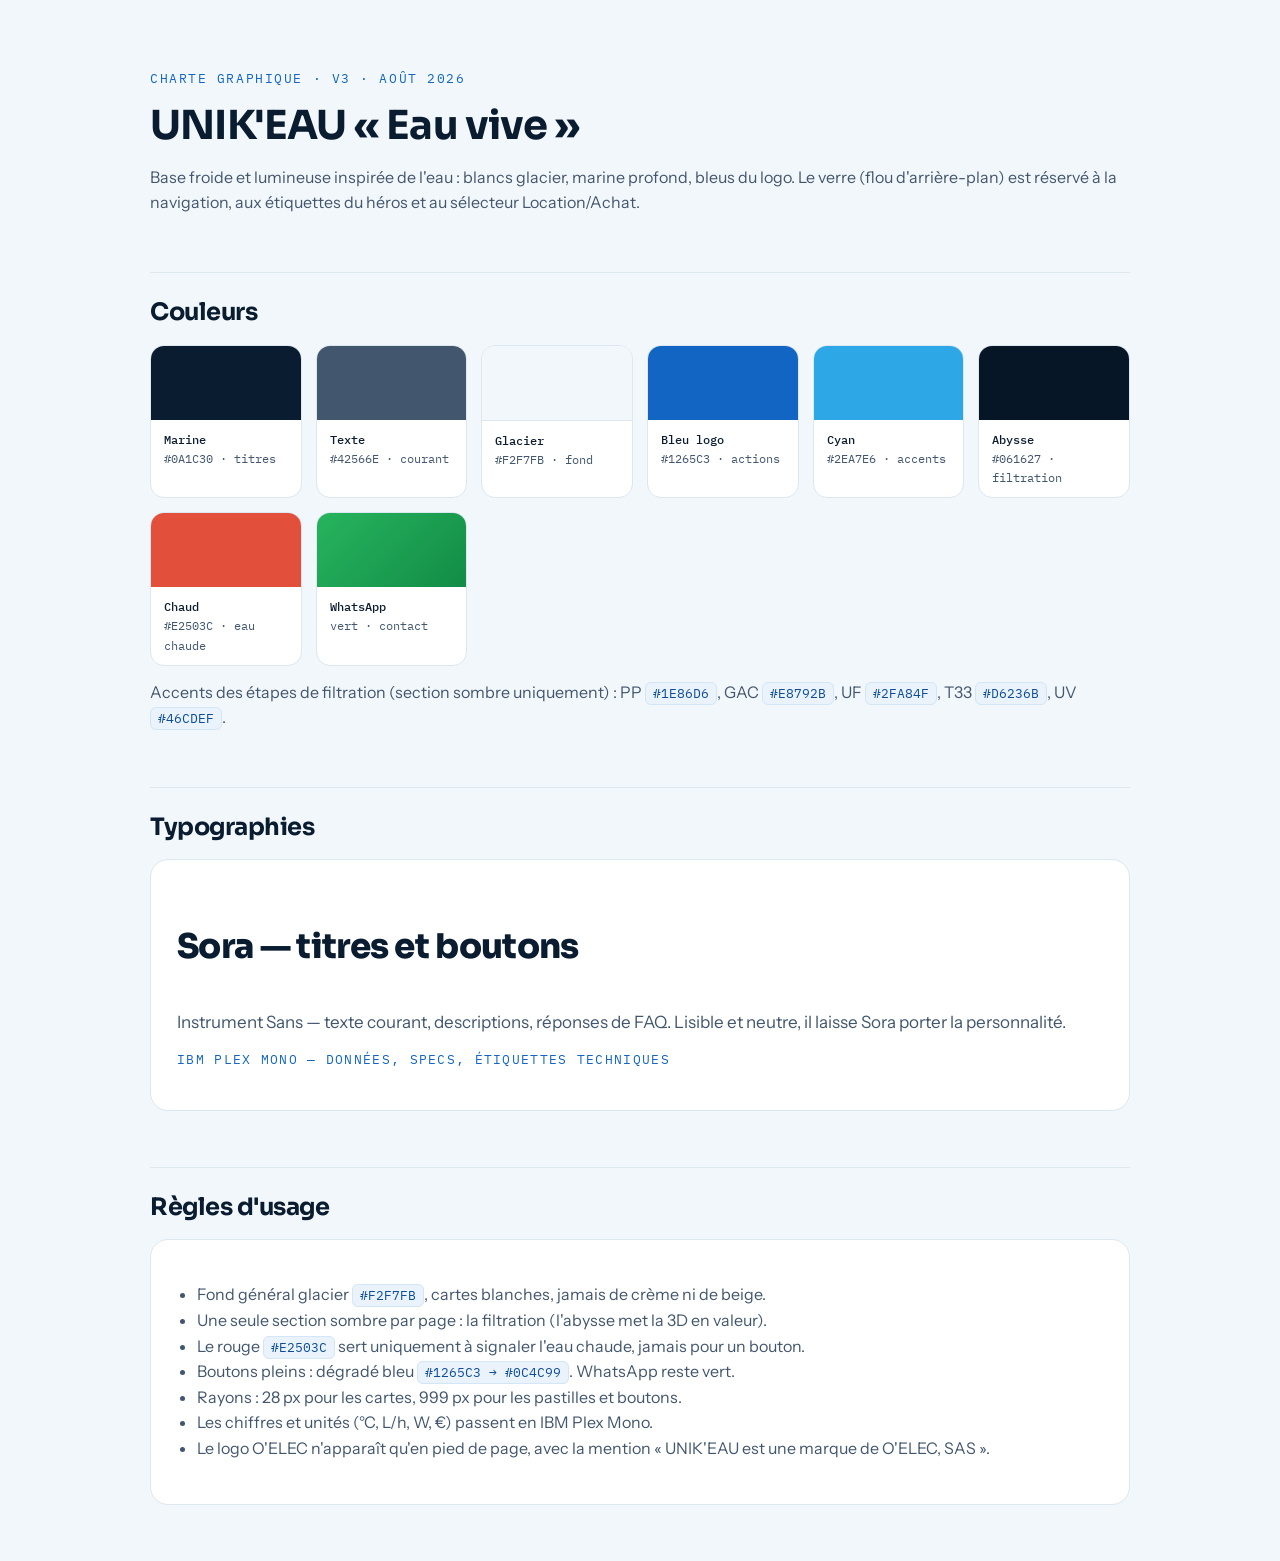
<file: charte.html>
<!doctype html>
<html lang="fr">
<head>
<meta charset="utf-8">
<meta name="viewport" content="width=device-width, initial-scale=1">
<title>Charte graphique — UNIK'EAU v3 « Eau vive »</title>
<meta name="robots" content="noindex">
<link rel="preconnect" href="https://fonts.googleapis.com">
<link rel="preconnect" href="https://fonts.gstatic.com" crossorigin>
<link href="https://fonts.googleapis.com/css2?family=Sora:wght@400;600;700;800&family=Instrument+Sans:wght@400;500;600&family=IBM+Plex+Mono:wght@400;500&display=swap" rel="stylesheet">
<style>
  :root{
    --ink:#0A1C30;--ink-2:#42566E;--ink-3:#7488A0;
    --bg:#F2F7FB;--bg-2:#E8F1F8;--white:#fff;--line:#DCE7F0;
    --blue:#1265C3;--blue-d:#0C4C99;--cyan:#2EA7E6;--cyan-l:#8FD4F5;
    --hot:#E2503C;--deep:#061627;
  }
  body{margin:0;font-family:"Instrument Sans",sans-serif;background:var(--bg);color:var(--ink-2);line-height:1.6}
  .wrap{max-width:980px;margin:0 auto;padding:56px 24px}
  h1,h2,h3{font-family:"Sora",sans-serif;color:var(--ink);letter-spacing:-.02em;line-height:1.15}
  h1{font-size:40px;margin:0 0 8px}
  h2{font-size:24px;margin:56px 0 18px;padding-top:26px;border-top:1px solid var(--line)}
  .sub{font-family:"IBM Plex Mono",monospace;font-size:13px;color:var(--blue);letter-spacing:.12em;text-transform:uppercase}
  .grid{display:grid;grid-template-columns:repeat(auto-fill,minmax(150px,1fr));gap:14px}
  .sw{background:#fff;border:1px solid var(--line);border-radius:14px;overflow:hidden}
  .sw i{display:block;height:74px}
  .sw div{padding:10px 13px;font-family:"IBM Plex Mono",monospace;font-size:12px}
  .sw b{display:block;color:var(--ink);font-weight:500}
  .card{background:#fff;border:1px solid var(--line);border-radius:18px;padding:26px;margin-top:16px}
  .type-sora{font-family:"Sora",sans-serif;font-weight:800;font-size:34px;color:var(--ink);letter-spacing:-.02em}
  .type-body{font-size:17px}
  .type-mono{font-family:"IBM Plex Mono",monospace;font-size:13px;letter-spacing:.1em;text-transform:uppercase;color:var(--blue)}
  ul{padding-left:20px}
  code{font-family:"IBM Plex Mono",monospace;font-size:13px;background:#EAF3FC;border:1px solid #D3E6F7;border-radius:6px;padding:2px 7px;color:var(--blue-d)}
</style>
</head>
<body>
<div class="wrap">
  <p class="sub">Charte graphique · v3 · août 2026</p>
  <h1>UNIK'EAU « Eau vive »</h1>
  <p>Base froide et lumineuse inspirée de l'eau : blancs glacier, marine profond, bleus du logo. Le verre (flou d'arrière-plan) est réservé à la navigation, aux étiquettes du héros et au sélecteur Location/Achat.</p>

  <h2>Couleurs</h2>
  <div class="grid">
    <div class="sw"><i style="background:#0A1C30"></i><div><b>Marine</b>#0A1C30 · titres</div></div>
    <div class="sw"><i style="background:#42566E"></i><div><b>Texte</b>#42566E · courant</div></div>
    <div class="sw"><i style="background:#F2F7FB;border-bottom:1px solid #DCE7F0"></i><div><b>Glacier</b>#F2F7FB · fond</div></div>
    <div class="sw"><i style="background:#1265C3"></i><div><b>Bleu logo</b>#1265C3 · actions</div></div>
    <div class="sw"><i style="background:#2EA7E6"></i><div><b>Cyan</b>#2EA7E6 · accents</div></div>
    <div class="sw"><i style="background:#061627"></i><div><b>Abysse</b>#061627 · filtration</div></div>
    <div class="sw"><i style="background:#E2503C"></i><div><b>Chaud</b>#E2503C · eau chaude</div></div>
    <div class="sw"><i style="background:linear-gradient(135deg,#27B45E,#128C46)"></i><div><b>WhatsApp</b>vert · contact</div></div>
  </div>
  <p style="margin-top:14px">Accents des étapes de filtration (section sombre uniquement) : PP <code>#1E86D6</code>, GAC <code>#E8792B</code>, UF <code>#2FA84F</code>, T33 <code>#D6236B</code>, UV <code>#46CDEF</code>.</p>

  <h2>Typographies</h2>
  <div class="card">
    <p class="type-sora">Sora — titres et boutons</p>
    <p class="type-body" style="margin:14px 0">Instrument Sans — texte courant, descriptions, réponses de FAQ. Lisible et neutre, il laisse Sora porter la personnalité.</p>
    <p class="type-mono">IBM Plex Mono — données, specs, étiquettes techniques</p>
  </div>

  <h2>Règles d'usage</h2>
  <div class="card">
    <ul>
      <li>Fond général glacier <code>#F2F7FB</code>, cartes blanches, jamais de crème ni de beige.</li>
      <li>Une seule section sombre par page : la filtration (l'abysse met la 3D en valeur).</li>
      <li>Le rouge <code>#E2503C</code> sert uniquement à signaler l'eau chaude, jamais pour un bouton.</li>
      <li>Boutons pleins : dégradé bleu <code>#1265C3 → #0C4C99</code>. WhatsApp reste vert.</li>
      <li>Rayons : 28 px pour les cartes, 999 px pour les pastilles et boutons.</li>
      <li>Les chiffres et unités (°C, L/h, W, €) passent en IBM Plex Mono.</li>
      <li>Le logo O'ELEC n'apparaît qu'en pied de page, avec la mention « UNIK'EAU est une marque de O'ELEC, SAS ».</li>
    </ul>
  </div>
</div>
</body>
</html>
</file>
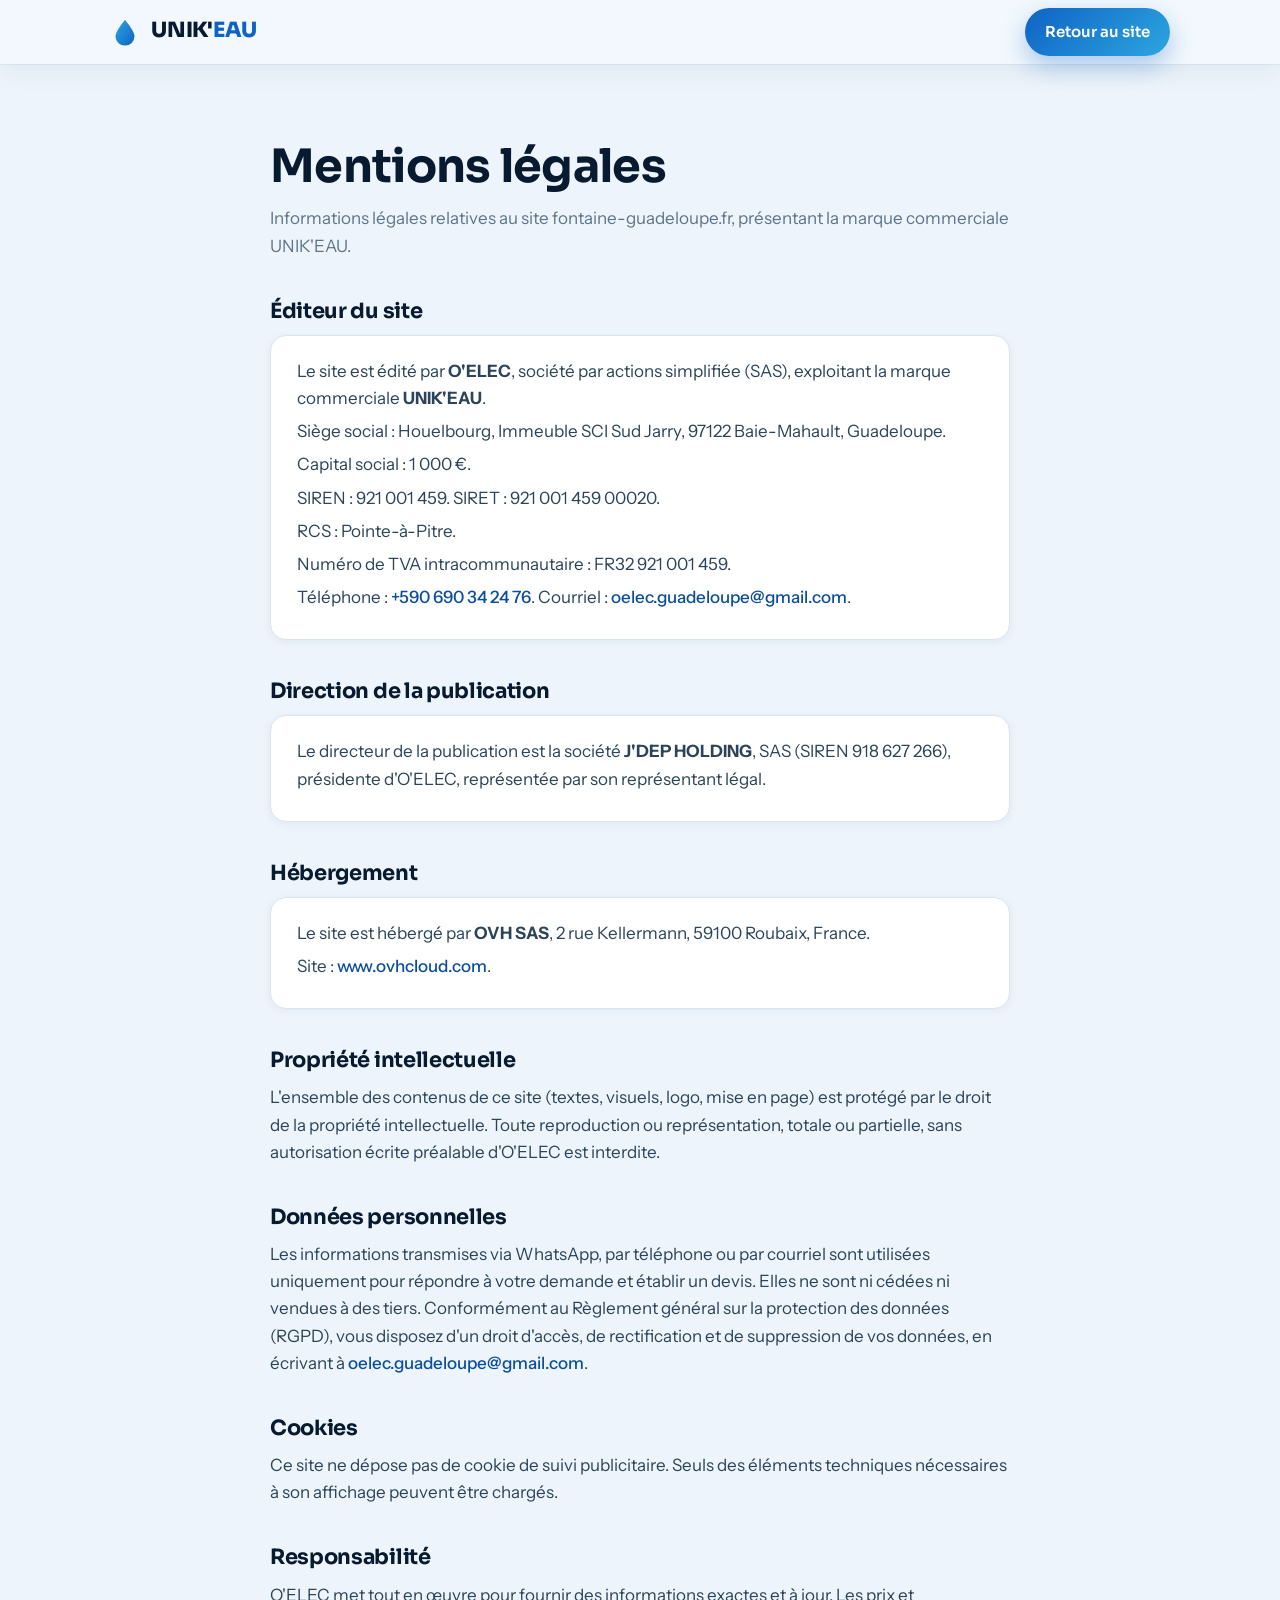
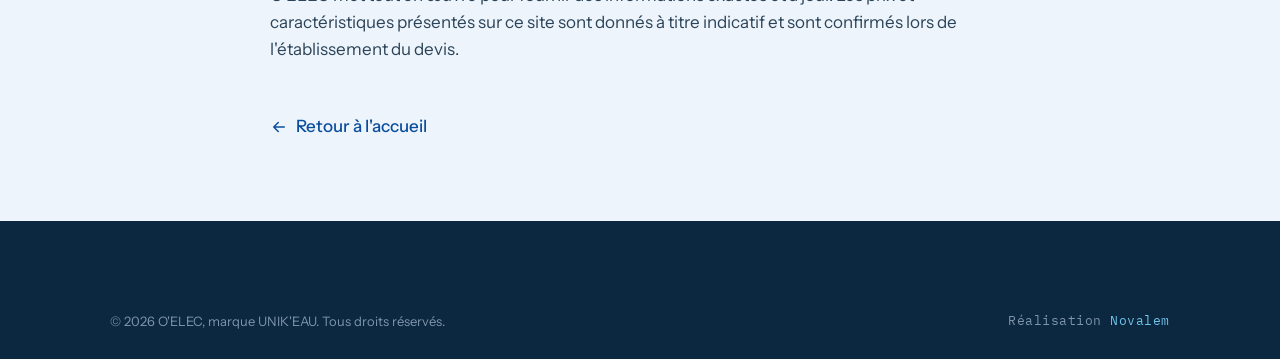
<file: mentions-legales.html>
<!DOCTYPE html>
<html lang="fr">
<head>
  <meta charset="UTF-8">
  <meta name="viewport" content="width=device-width, initial-scale=1.0">
  <title>Mentions légales | UNIK'EAU</title>
  <meta name="description" content="Mentions légales du site UNIK'EAU, marque commerciale d'O'ELEC, fontaines à eau en Guadeloupe.">
  <meta name="robots" content="noindex, follow">
  <link rel="icon" href="assets/favicon.svg" type="image/svg+xml">
  <link rel="preconnect" href="https://fonts.googleapis.com">
  <link rel="preconnect" href="https://fonts.gstatic.com" crossorigin>
  <link href="https://fonts.googleapis.com/css2?family=Sora:wght@400;500;600;700;800&family=Instrument+Sans:wght@400;500;600&family=IBM+Plex+Mono:wght@400;500&display=swap" rel="stylesheet">
  <link rel="stylesheet" href="css/style.css">
  <style>
    .legal { padding-block: clamp(40px, 6vw, 80px); }
    .legal .wrap { max-width: 820px; }
    .legal h1 { font-size: clamp(30px, 5vw, 46px); }
    .legal .lead { color: var(--encre-2); margin-top: 14px; }
    .legal h2 { font-size: 21px; margin: 40px 0 12px; }
    .legal p { color: var(--encre); margin-bottom: 10px; }
    .legal .card { background: #fff; border: 1px solid var(--brume); border-radius: var(--r-md); padding: 22px 26px; box-shadow: var(--shadow-sm); margin-top: 6px; }
    .legal .card p { margin-bottom: 6px; }
    .legal a { color: var(--bleu-d); font-weight: 500; }
    .back { display: inline-flex; align-items: center; gap: 8px; margin-top: 40px; font-weight: 600; color: var(--bleu-d); }
    .back svg { width: 18px; height: 18px; }
  </style>
</head>
<body>

  <header class="site-header is-scrolled" id="header">
    <div class="wrap header-inner">
      <a href="index.html" class="brand" aria-label="UNIK'EAU, accueil">
        <svg class="brand__drop" viewBox="0 0 32 32" fill="none" aria-hidden="true">
          <defs><linearGradient id="dg" x1="0" y1="0" x2="1" y2="1"><stop offset="0" stop-color="#2CA6E0"/><stop offset="1" stop-color="#0F63C4"/></linearGradient></defs>
          <path d="M16 2C16 2 5 14.5 5 21a11 11 0 0 0 22 0C27 14.5 16 2 16 2Z" fill="url(#dg)"/>
        </svg>
        <span><span class="brand__name">UNIK'<b>EAU</b></span></span>
      </a>
      <div class="nav__actions">
        <a class="btn btn--primary header-cta" href="index.html">Retour au site</a>
      </div>
    </div>
  </header>

  <main class="legal">
    <div class="wrap">
      <h1>Mentions légales</h1>
      <p class="lead">Informations légales relatives au site fontaine-guadeloupe.fr, présentant la marque commerciale UNIK'EAU.</p>

      <h2>Éditeur du site</h2>
      <div class="card">
        <p>Le site est édité par <strong>O'ELEC</strong>, société par actions simplifiée (SAS), exploitant la marque commerciale <strong>UNIK'EAU</strong>.</p>
        <p>Siège social : Houelbourg, Immeuble SCI Sud Jarry, 97122 Baie-Mahault, Guadeloupe.</p>
        <p>Capital social : 1 000 €.</p>
        <p>SIREN : 921 001 459. SIRET : 921 001 459 00020.</p>
        <p>RCS : Pointe-à-Pitre.</p>
        <p>Numéro de TVA intracommunautaire : FR32 921 001 459.</p>
        <p>Téléphone : <a href="tel:+590690342476">+590 690 34 24 76</a>. Courriel : <a href="mailto:oelec.guadeloupe@gmail.com">oelec.guadeloupe@gmail.com</a>.</p>
      </div>

      <h2>Direction de la publication</h2>
      <div class="card">
        <p>Le directeur de la publication est la société <strong>J'DEP HOLDING</strong>, SAS (SIREN 918 627 266), présidente d'O'ELEC, représentée par son représentant légal.</p>
      </div>

      <h2>Hébergement</h2>
      <div class="card">
        <p>Le site est hébergé par <strong>OVH SAS</strong>, 2 rue Kellermann, 59100 Roubaix, France.</p>
        <p>Site : <a href="https://www.ovhcloud.com" target="_blank" rel="noopener">www.ovhcloud.com</a>.</p>
      </div>

      <h2>Propriété intellectuelle</h2>
      <p>L'ensemble des contenus de ce site (textes, visuels, logo, mise en page) est protégé par le droit de la propriété intellectuelle. Toute reproduction ou représentation, totale ou partielle, sans autorisation écrite préalable d'O'ELEC est interdite.</p>

      <h2>Données personnelles</h2>
      <p>Les informations transmises via WhatsApp, par téléphone ou par courriel sont utilisées uniquement pour répondre à votre demande et établir un devis. Elles ne sont ni cédées ni vendues à des tiers. Conformément au Règlement général sur la protection des données (RGPD), vous disposez d'un droit d'accès, de rectification et de suppression de vos données, en écrivant à <a href="mailto:oelec.guadeloupe@gmail.com">oelec.guadeloupe@gmail.com</a>.</p>

      <h2>Cookies</h2>
      <p>Ce site ne dépose pas de cookie de suivi publicitaire. Seuls des éléments techniques nécessaires à son affichage peuvent être chargés.</p>

      <h2>Responsabilité</h2>
      <p>O'ELEC met tout en œuvre pour fournir des informations exactes et à jour. Les prix et caractéristiques présentés sur ce site sont donnés à titre indicatif et sont confirmés lors de l'établissement du devis.</p>

      <a class="back" href="index.html">
        <svg viewBox="0 0 24 24" fill="none" stroke="currentColor" stroke-width="2"><path d="M19 12H5M11 6l-6 6 6 6" stroke-linecap="round" stroke-linejoin="round"/></svg>
        Retour à l'accueil
      </a>
    </div>
  </main>

  <footer class="site-footer">
    <div class="wrap">
      <div class="footer-bottom" style="margin-top:0;border-top:0">
        <span>© <span id="year">2026</span> O'ELEC, marque UNIK'EAU. Tous droits réservés.</span>
        <span class="novalem">Réalisation <a href="https://ifc-guadeloupe.fr" target="_blank" rel="noopener">Novalem</a></span>
      </div>
    </div>
  </footer>

  <script>document.getElementById("year").textContent = new Date().getFullYear();</script>
</body>
</html>
</file>
<file: css/style.css>
/* =========================================================
   UNIK'EAU - Fontaine Guadeloupe
   Feuille de style principale
   Charte "eau vive" : glacier, marine, bleus du logo
   Realisation Novalem
   ========================================================= */

/* ---------- Tokens ---------- */
:root {
  --glacier:   #EDF4FB;
  --glacier-2: #E2EDF7;
  --blanc:     #FFFFFF;
  --marine:    #071A2F;
  --marine-2:  #0C2740;
  --bleu:      #0F63C4;
  --bleu-d:    #0B4E9E;
  --cyan:      #2CA6E0;
  --cyan-l:    #6FC4EA;
  --encre:     #2C4459;
  --encre-2:   #5E748A;
  --brume:     #D7E5F1;
  --brume-2:   #C2D6E7;

  --font-display: "Sora", "Segoe UI", system-ui, -apple-system, sans-serif;
  --font-body:    "Instrument Sans", "Segoe UI", system-ui, -apple-system, sans-serif;
  --font-mono:    "IBM Plex Mono", ui-monospace, "SFMono-Regular", Menlo, monospace;

  --r-lg: 24px;
  --r-md: 16px;
  --r-sm: 11px;
  --r-pill: 999px;

  --shadow-sm: 0 2px 10px rgba(11, 48, 90, .06);
  --shadow-md: 0 14px 40px rgba(11, 48, 90, .10);
  --shadow-lg: 0 30px 70px rgba(7, 26, 47, .16);

  --wrap: 1140px;
  --gutter: clamp(18px, 5vw, 40px);
  --nav-h: 76px;

  --grad-bleu: linear-gradient(135deg, var(--bleu) 0%, var(--cyan) 100%);
  --grad-marine: linear-gradient(165deg, #0A2138 0%, #071A2F 60%, #06182B 100%);
}

/* ---------- Reset ---------- */
*, *::before, *::after { box-sizing: border-box; }
* { margin: 0; }
html { scroll-behavior: smooth; -webkit-text-size-adjust: 100%; }
body {
  font-family: var(--font-body);
  color: var(--encre);
  background: var(--glacier);
  line-height: 1.6;
  font-size: 17px;
  -webkit-font-smoothing: antialiased;
  text-rendering: optimizeLegibility;
  overflow-x: hidden;
}
img { max-width: 100%; display: block; }
a { color: inherit; text-decoration: none; }
button { font-family: inherit; cursor: pointer; border: 0; background: none; }
h1, h2, h3 { font-family: var(--font-display); color: var(--marine); line-height: 1.1; letter-spacing: -.015em; font-weight: 700; }
section { scroll-margin-top: calc(var(--nav-h) + 12px); }

/* ---------- Layout helpers ---------- */
.wrap { width: 100%; max-width: var(--wrap); margin-inline: auto; padding-inline: var(--gutter); }
.section { padding-block: clamp(56px, 9vw, 104px); }
.section--tight { padding-block: clamp(40px, 6vw, 68px); }

.eyebrow {
  display: inline-flex; align-items: center; gap: 9px;
  font-family: var(--font-mono);
  font-size: 12.5px; letter-spacing: .16em; text-transform: uppercase;
  color: var(--bleu-d); font-weight: 500;
  margin-bottom: 18px;
}
.eyebrow::before {
  content: ""; width: 22px; height: 2px; border-radius: 2px;
  background: var(--grad-bleu);
}
.section--dark .eyebrow { color: var(--cyan-l); }
.section--dark .eyebrow::before { background: linear-gradient(90deg, var(--cyan), var(--cyan-l)); }

.h-lead { font-size: clamp(28px, 4.4vw, 46px); }
.sub {
  color: var(--encre-2); font-size: clamp(16px, 1.6vw, 19px);
  max-width: 56ch; margin-top: 16px;
}
.section--dark .sub { color: #AFC4D6; }

/* ---------- Buttons ---------- */
.btn {
  display: inline-flex; align-items: center; justify-content: center; gap: 10px;
  font-family: var(--font-display); font-weight: 600; font-size: 16px;
  padding: 15px 26px; border-radius: var(--r-pill);
  transition: transform .18s ease, box-shadow .18s ease, background .18s ease, color .18s ease;
  white-space: nowrap;
}
.btn svg { width: 19px; height: 19px; flex: 0 0 auto; }
.btn--primary {
  color: #fff; background: var(--grad-bleu);
  box-shadow: 0 10px 24px rgba(15, 99, 196, .32);
}
.btn--primary:hover { transform: translateY(-2px); box-shadow: 0 16px 32px rgba(15, 99, 196, .4); }
.btn--ghost {
  color: var(--bleu-d); background: var(--blanc);
  box-shadow: inset 0 0 0 1.5px var(--brume-2), var(--shadow-sm);
}
.btn--ghost:hover { transform: translateY(-2px); box-shadow: inset 0 0 0 1.5px var(--bleu), var(--shadow-md); }
.btn--light { color: var(--marine); background: #fff; box-shadow: var(--shadow-md); }
.btn--light:hover { transform: translateY(-2px); }
.btn--wide { width: 100%; }

/* ---------- Header ---------- */
.site-header {
  position: sticky; top: 0; z-index: 60;
  transition: padding .25s ease, background .25s ease, box-shadow .25s ease, backdrop-filter .25s ease;
  padding-block: 16px;
}
.site-header::after {
  content: ""; position: absolute; inset: 0; z-index: -1;
  background: rgba(237, 244, 251, 0);
  transition: background .25s ease, box-shadow .25s ease;
}
.site-header.is-scrolled { padding-block: 8px; }
.site-header.is-scrolled::after {
  background: rgba(244, 249, 253, .86);
  backdrop-filter: saturate(160%) blur(12px);
  -webkit-backdrop-filter: saturate(160%) blur(12px);
  box-shadow: 0 1px 0 rgba(11,48,90,.06), 0 8px 26px rgba(11,48,90,.06);
}
.header-inner { display: flex; align-items: center; justify-content: space-between; gap: 20px; }

/* Brand */
.brand { display: inline-flex; align-items: center; gap: 11px; }
.brand__drop { width: 30px; height: 30px; flex: 0 0 auto; transition: transform .25s ease; }
.site-header.is-scrolled .brand__drop { transform: scale(.92); }
.brand__name {
  font-family: var(--font-display); font-weight: 800; letter-spacing: -.01em;
  font-size: 21px; color: var(--marine); line-height: 1;
}
.brand__name b { font-weight: 800; color: var(--bleu); }
.brand__tag {
  display: block; font-family: var(--font-mono); font-weight: 400;
  font-size: 10px; letter-spacing: .14em; text-transform: uppercase;
  color: var(--encre-2); margin-top: 3px;
}

/* Nav */
.nav { display: flex; align-items: center; gap: 26px; }
.nav__links { display: flex; align-items: center; gap: 26px; }
.nav__links a {
  font-size: 15px; font-weight: 500; color: var(--encre);
  position: relative; padding-block: 4px; transition: color .15s ease;
}
.nav__links a::after {
  content: ""; position: absolute; left: 0; bottom: 0; height: 2px; width: 0;
  background: var(--grad-bleu); border-radius: 2px; transition: width .2s ease;
}
.nav__links a:hover { color: var(--bleu-d); }
.nav__links a:hover::after { width: 100%; }
.nav__actions { display: flex; align-items: center; gap: 12px; }
.icon-link {
  display: inline-grid; place-items: center; width: 42px; height: 42px;
  border-radius: var(--r-pill); color: var(--bleu-d); background: #fff;
  box-shadow: inset 0 0 0 1.5px var(--brume-2);
  transition: transform .18s ease, box-shadow .18s ease, color .18s ease;
}
.icon-link:hover { transform: translateY(-2px); color: #fff; background: var(--bleu); box-shadow: none; }
.icon-link svg { width: 20px; height: 20px; }
.header-cta { padding: 12px 20px; font-size: 15px; }

/* Burger */
.burger {
  display: none; width: 44px; height: 44px; border-radius: var(--r-sm);
  background: #fff; box-shadow: inset 0 0 0 1.5px var(--brume-2);
  position: relative;
}
.burger span {
  position: absolute; left: 11px; right: 11px; height: 2px; border-radius: 2px;
  background: var(--marine); transition: transform .25s ease, opacity .2s ease, top .25s ease;
}
.burger span:nth-child(1) { top: 15px; }
.burger span:nth-child(2) { top: 21px; }
.burger span:nth-child(3) { top: 27px; }
body.nav-open .burger span:nth-child(1) { top: 21px; transform: rotate(45deg); }
body.nav-open .burger span:nth-child(2) { opacity: 0; }
body.nav-open .burger span:nth-child(3) { top: 21px; transform: rotate(-45deg); }

/* ---------- Hero ---------- */
.hero { position: relative; padding-top: clamp(20px, 4vw, 40px); padding-bottom: clamp(30px, 5vw, 56px); overflow: hidden; }
.hero__bg {
  position: absolute; inset: 0; z-index: -2;
  background:
    radial-gradient(60% 60% at 88% 8%, rgba(44,166,224,.16), transparent 70%),
    radial-gradient(50% 50% at 6% 92%, rgba(15,99,196,.12), transparent 70%),
    var(--glacier);
}
.hero__grid {
  display: grid; grid-template-columns: 1.04fr .96fr; gap: clamp(24px, 4vw, 56px);
  align-items: center;
}
.hero__title { font-size: clamp(32px, 5vw, 56px); font-weight: 800; }
.hero__title .accent {
  background: var(--grad-bleu); -webkit-background-clip: text; background-clip: text; color: transparent;
}
.hero__sub { color: var(--encre-2); font-size: clamp(16px, 1.7vw, 19px); margin-top: 20px; max-width: 52ch; }
.hero__list { list-style: none; padding: 0; margin: 26px 0 30px; display: grid; gap: 12px; }
.hero__list li { display: flex; align-items: flex-start; gap: 12px; font-size: 16px; color: var(--encre); font-weight: 500; }
.tick {
  flex: 0 0 auto; width: 24px; height: 24px; border-radius: var(--r-pill);
  background: rgba(44,166,224,.14); display: grid; place-items: center; margin-top: 1px;
}
.tick svg { width: 14px; height: 14px; color: var(--bleu-d); }
.hero__cta { display: flex; flex-wrap: wrap; gap: 14px; align-items: center; }
.hero__trust {
  margin-top: 24px; font-family: var(--font-mono); font-size: 12.5px; letter-spacing: .04em;
  color: var(--encre-2); display: flex; flex-wrap: wrap; gap: 8px 16px; align-items: center;
}
.hero__trust b { color: var(--bleu-d); font-weight: 500; }
.hero__trust .dot { width: 4px; height: 4px; border-radius: 50%; background: var(--brume-2); }

/* Hero visual : verre depoli + fontaine + leviers de temperature */
.hero__visual { position: relative; }
.glass-panel {
  position: relative; border-radius: var(--r-lg);
  background:
    linear-gradient(180deg, rgba(255,255,255,.6), rgba(226,237,247,.5)),
    linear-gradient(180deg, #E9F3FB 0%, #D3E7F6 100%);
  box-shadow: var(--shadow-lg), inset 0 0 0 1px rgba(255,255,255,.6);
  aspect-ratio: 4 / 4.4;
}
/* Conteneur interne : clippe l'eau et la photo aux angles arrondis,
   sans couper les etiquettes de temperature qui debordent du panneau */
.glass-inner {
  position: absolute; inset: 0; border-radius: inherit; overflow: hidden;
  display: grid; place-items: center;
}
.water {
  position: absolute; left: 0; right: 0; bottom: 0; height: 46%;
  background: linear-gradient(180deg, rgba(44,166,224,.28), rgba(15,99,196,.34));
  animation: waterrise 7s ease-in-out infinite;
}
.water::before {
  content: ""; position: absolute; top: -2px; left: 0; right: 0; height: 4px;
  background: rgba(255,255,255,.5); filter: blur(1px);
}
.bubble { position: absolute; bottom: 8%; border-radius: 50%; background: rgba(255,255,255,.7); box-shadow: 0 0 10px rgba(255,255,255,.5); animation: rise 6s ease-in infinite; }
.bubble.b1 { width: 10px; height: 10px; left: 26%; animation-delay: .4s; }
.bubble.b2 { width: 7px;  height: 7px;  left: 62%; animation-delay: 2.1s; }
.bubble.b3 { width: 13px; height: 13px; left: 44%; animation-delay: 3.6s; }

.hero-photo {
  position: relative; z-index: 2; width: 76%; aspect-ratio: 3 / 4.4;
  border-radius: 18px; overflow: hidden;
}
.levier {
  position: absolute; z-index: 4;
  display: inline-flex; align-items: center; gap: 8px;
  background: rgba(255,255,255,.92); backdrop-filter: blur(6px);
  padding: 9px 14px; border-radius: var(--r-pill);
  box-shadow: var(--shadow-md); font-weight: 600; font-size: 14px; color: var(--marine);
}
.levier .val { font-family: var(--font-mono); font-weight: 500; color: var(--bleu-d); }
.levier .pip { width: 9px; height: 9px; border-radius: 50%; }
.levier--cold { top: 16%;  left: -6%; }
.levier--cold .pip { background: var(--cyan); }
.levier--mid  { top: 47%;  right: -8%; }
.levier--mid .pip { background: #9BD08E; }
.levier--hot  { bottom: 14%; left: -4%; }
.levier--hot .pip { background: #F0A05A; }

/* ---------- Placeholders image (a fournir) ---------- */
.ph {
  --ph-ratio: 3 / 2;
  aspect-ratio: var(--ph-ratio);
  width: 100%; border-radius: var(--r-md);
  background:
    repeating-linear-gradient(-45deg, rgba(194,214,231,.28) 0 10px, rgba(194,214,231,0) 10px 20px),
    var(--glacier-2);
  border: 1.5px dashed var(--brume-2);
  display: grid; place-content: center; text-align: center; gap: 8px; padding: 18px;
  color: var(--encre-2);
}
.ph svg { width: 30px; height: 30px; opacity: .55; margin-inline: auto; }
.ph b { font-family: var(--font-mono); font-size: 11.5px; letter-spacing: .1em; text-transform: uppercase; color: var(--bleu-d); }
.ph span { font-size: 13px; max-width: 30ch; }
.hero-photo .ph { height: 100%; border-radius: 18px; }

/* ---------- Stats band ---------- */
.stats {
  background: var(--marine); color: #fff;
  border-radius: var(--r-lg); padding: clamp(24px, 3.4vw, 40px);
  display: grid; grid-template-columns: repeat(4, 1fr); gap: 16px;
  box-shadow: var(--shadow-lg); position: relative; overflow: hidden;
}
.stats::before {
  content: ""; position: absolute; inset: 0; z-index: 0;
  background: radial-gradient(60% 120% at 100% 0, rgba(44,166,224,.22), transparent 60%);
}
.stat { position: relative; z-index: 1; text-align: center; }
.stat__num { font-family: var(--font-display); font-weight: 800; font-size: clamp(28px, 3.6vw, 42px); color: #fff; letter-spacing: -.02em; }
.stat__num span { color: var(--cyan-l); }
.stat__label { color: #9FB6C9; font-size: 14px; margin-top: 4px; }

/* ---------- Situations (mise en situation) ---------- */
.situations { display: grid; grid-template-columns: repeat(3, 1fr); gap: clamp(16px, 2.4vw, 26px); margin-top: 40px; }
.situ { background: #fff; border-radius: var(--r-lg); overflow: hidden; box-shadow: var(--shadow-sm); border: 1px solid var(--brume); transition: transform .22s ease, box-shadow .22s ease; }
.situ:hover { transform: translateY(-4px); box-shadow: var(--shadow-md); }
.situ .ph { --ph-ratio: 4 / 3; border: 0; border-radius: 0; }
.situ__body { padding: 18px 20px 22px; }
.situ__body h3 { font-size: 18px; }
.situ__body p { color: var(--encre-2); font-size: 14.5px; margin-top: 5px; }
.situ-more { margin-top: 22px; font-size: 15px; color: var(--encre-2); text-align: center; }
.situ-more b { color: var(--bleu-d); font-weight: 600; }

/* ---------- Confidence (section marine) ---------- */
.section--dark { background: var(--grad-marine); color: #EAF2F9; position: relative; overflow: hidden; }
.section--dark h2 { color: #fff; }
.section--dark::before {
  content: ""; position: absolute; top: -30%; right: -10%; width: 60%; height: 120%;
  background: radial-gradient(circle, rgba(44,166,224,.16), transparent 62%); z-index: 0;
}
.confidence__grid { position: relative; z-index: 1; display: grid; grid-template-columns: 1.1fr .9fr; gap: clamp(28px, 5vw, 60px); align-items: center; }
.confidence__points { list-style: none; padding: 0; margin: 28px 0 32px; display: grid; gap: 16px; }
.confidence__points li { display: flex; gap: 14px; align-items: flex-start; }
.confidence__points .tick { background: rgba(44,166,224,.2); }
.confidence__points .tick svg { color: var(--cyan-l); }
.confidence__points b { color: #fff; font-weight: 600; display: block; }
.confidence__points span { color: #A9C1D4; font-size: 14.5px; }
.confidence__note { font-size: 13.5px; color: #8FA9BD; margin-top: 4px; }
.confidence__media .ph { --ph-ratio: 4 / 5; background: rgba(255,255,255,.05); border-color: rgba(255,255,255,.18); color: #A9C1D4; }
.confidence__media .ph b { color: var(--cyan-l); }

/* ---------- Steps ---------- */
.steps { display: grid; grid-template-columns: repeat(3, 1fr); gap: clamp(18px, 2.6vw, 30px); margin-top: 44px; counter-reset: step; }
.step { background: #fff; border-radius: var(--r-lg); padding: 30px 28px; box-shadow: var(--shadow-sm); border: 1px solid var(--brume); position: relative; }
.step__no { font-family: var(--font-mono); font-size: 13px; color: var(--bleu); letter-spacing: .1em; }
.step h3 { font-size: 20px; margin: 14px 0 8px; }
.step p { color: var(--encre-2); font-size: 15px; }
.step__mark { position: absolute; top: 26px; right: 28px; width: 40px; height: 40px; border-radius: var(--r-pill); background: rgba(44,166,224,.12); display: grid; place-items: center; }
.step__mark svg { width: 20px; height: 20px; color: var(--bleu-d); }

/* ---------- Modeles ---------- */
.models { display: grid; grid-template-columns: repeat(2, 1fr); gap: clamp(18px, 2.6vw, 28px); margin-top: 44px; }
.model { background: #fff; border-radius: var(--r-lg); overflow: hidden; box-shadow: var(--shadow-sm); border: 1px solid var(--brume); display: flex; flex-direction: column; transition: transform .22s ease, box-shadow .22s ease; }
.model:hover { transform: translateY(-4px); box-shadow: var(--shadow-md); }
.model__media { position: relative; background: linear-gradient(180deg, #EAF3FB, #DCEAF6); padding: 22px; }
.model__media .ph { --ph-ratio: 3 / 3.2; background: rgba(255,255,255,.4); border-color: var(--brume-2); }
.model__badge { position: absolute; top: 18px; left: 18px; z-index: 3; font-family: var(--font-mono); font-size: 11px; letter-spacing: .1em; text-transform: uppercase; color: #fff; background: var(--marine); padding: 7px 13px; border-radius: var(--r-pill); }
.model__body { padding: 24px 26px 28px; display: flex; flex-direction: column; flex: 1; }
.model__body h3 { font-size: 23px; }
.chips { display: flex; flex-wrap: wrap; gap: 8px; margin: 14px 0 16px; }
.chip { font-size: 12.5px; font-weight: 600; color: var(--bleu-d); background: rgba(44,166,224,.1); padding: 6px 12px; border-radius: var(--r-pill); }
.model__specs { color: var(--encre-2); font-size: 15px; }
.model__colors { font-size: 14px; color: var(--encre); margin-top: 12px; }
.model__colors b { color: var(--marine); }
.model__price { margin-top: auto; padding-top: 18px; }
.model__price .from { font-family: var(--font-display); font-weight: 700; color: var(--marine); font-size: 18px; }
.model__price .from em { font-style: normal; color: var(--bleu); }
.model__price .buy { font-size: 14px; color: var(--encre-2); margin-top: 4px; }

/* ---------- Filtration pipeline ---------- */
.pipe { margin-top: 44px; background: #fff; border-radius: var(--r-lg); border: 1px solid var(--brume); box-shadow: var(--shadow-sm); padding: clamp(24px, 3.4vw, 40px); }
.pipe__flow { display: flex; align-items: stretch; gap: 10px; overflow-x: auto; padding-bottom: 6px; }
.pipe__node { flex: 1 0 138px; min-width: 138px; text-align: center; padding: 20px 12px; border-radius: var(--r-md); background: var(--glacier); border: 1px solid var(--brume); position: relative; }
.pipe__node.is-uv { background: linear-gradient(180deg, #0E2A46, #0A2038); border-color: transparent; }
.pipe__node.is-uv .pipe__name, .pipe__node.is-uv .pipe__desc { color: #EAF2F9; }
.pipe__node.is-uv .pipe__desc { color: #9FB6C9; }
.pipe__node.is-end { background: var(--grad-bleu); border-color: transparent; }
.pipe__node.is-end .pipe__name, .pipe__node.is-end .pipe__desc, .pipe__node.is-end .pipe__ic svg { color: #fff; }
.pipe__ic { width: 42px; height: 42px; margin: 0 auto 10px; border-radius: var(--r-pill); background: rgba(44,166,224,.14); display: grid; place-items: center; }
.pipe__node.is-uv .pipe__ic { background: rgba(255,255,255,.1); }
.pipe__node.is-end .pipe__ic { background: rgba(255,255,255,.18); }
.pipe__ic svg { width: 22px; height: 22px; color: var(--bleu-d); }
.pipe__tag { font-family: var(--font-mono); font-size: 11px; letter-spacing: .08em; color: var(--bleu); }
.pipe__node.is-uv .pipe__tag { color: var(--cyan-l); }
.pipe__node.is-end .pipe__tag { color: rgba(255,255,255,.85); }
.pipe__name { font-family: var(--font-display); font-weight: 600; font-size: 15px; color: var(--marine); margin: 6px 0 4px; }
.pipe__desc { font-size: 12.5px; color: var(--encre-2); line-height: 1.4; }
.pipe__arrow { flex: 0 0 auto; align-self: center; color: var(--brume-2); }
.pipe__arrow svg { width: 20px; height: 20px; }
.pipe__foot { margin-top: 18px; font-size: 14px; color: var(--encre-2); }
.pipe__foot b { color: var(--bleu-d); }

/* ---------- Tarifs ---------- */
.pricing { margin-top: 40px; }
.toggle { display: inline-flex; padding: 5px; background: var(--glacier-2); border-radius: var(--r-pill); box-shadow: inset 0 0 0 1px var(--brume); gap: 4px; }
.toggle button {
  font-family: var(--font-display); font-weight: 600; font-size: 15px; color: var(--encre-2);
  padding: 11px 26px; border-radius: var(--r-pill); transition: color .18s ease, background .18s ease, box-shadow .18s ease;
}
.toggle button[aria-selected="true"] { color: var(--marine); background: #fff; box-shadow: var(--shadow-sm); }
.panel { display: none; margin-top: 30px; }
.panel.is-active { display: block; animation: fade .3s ease; }

.plans { display: grid; grid-template-columns: repeat(2, 1fr); gap: clamp(16px, 2.4vw, 26px); }
.plan { background: #fff; border-radius: var(--r-lg); border: 1px solid var(--brume); box-shadow: var(--shadow-sm); padding: 30px 28px; position: relative; }
.plan__tier { font-family: var(--font-mono); font-size: 12px; letter-spacing: .1em; text-transform: uppercase; color: var(--bleu); }
.plan__price { font-family: var(--font-display); font-weight: 800; font-size: 40px; color: var(--marine); margin: 12px 0 2px; letter-spacing: -.02em; }
.plan__price span { font-size: 17px; font-weight: 600; color: var(--encre-2); }
.plan__ttc { font-size: 13px; color: var(--encre-2); font-family: var(--font-mono); }
.plan__list { list-style: none; padding: 0; margin: 20px 0 0; display: grid; gap: 11px; }
.plan__list li { display: flex; gap: 10px; align-items: flex-start; font-size: 15px; color: var(--encre); }
.plan__list .tick { width: 21px; height: 21px; }
.plan__list .tick svg { width: 12px; height: 12px; }
.plan--buy .plan__price { font-size: 34px; }

.lterms { display: flex; flex-wrap: wrap; gap: 12px; margin-top: 22px; }
.lterm { display: inline-flex; align-items: center; gap: 9px; background: var(--glacier-2); border: 1px solid var(--brume); border-radius: var(--r-pill); padding: 9px 16px; font-size: 14px; font-weight: 500; color: var(--marine); }
.lterm svg { width: 16px; height: 16px; color: var(--bleu-d); }
.pricing__note { margin-top: 18px; font-size: 13.5px; color: var(--encre-2); font-family: var(--font-mono); }
.pricing__cta { margin-top: 30px; }

/* ---------- Preuve sociale ---------- */
.proof-row { display: grid; grid-template-columns: repeat(4, 1fr); gap: 16px; margin-top: 40px; }
.proof-fact { background: #fff; border-radius: var(--r-md); border: 1px solid var(--brume); padding: 22px 20px; text-align: center; box-shadow: var(--shadow-sm); }
.proof-fact .pf-ic { width: 44px; height: 44px; margin: 0 auto 12px; border-radius: var(--r-pill); background: rgba(44,166,224,.12); display: grid; place-items: center; }
.proof-fact .pf-ic svg { width: 22px; height: 22px; color: var(--bleu-d); }
.proof-fact b { display: block; font-family: var(--font-display); color: var(--marine); font-size: 16px; }
.proof-fact span { font-size: 13.5px; color: var(--encre-2); }

.quotes { display: grid; grid-template-columns: repeat(2, 1fr); gap: clamp(16px, 2.4vw, 24px); margin-top: 28px; }
.quote { background: #fff; border-radius: var(--r-lg); border: 1px solid var(--brume); padding: 28px; box-shadow: var(--shadow-sm); position: relative; }
.quote__mark { font-family: var(--font-display); font-size: 46px; line-height: .5; color: var(--brume-2); }
.quote p { font-size: 16px; color: var(--encre); margin: 8px 0 18px; font-style: italic; }
.quote .ph-txt {
  display: block; font-family: var(--font-mono); font-size: 12px; letter-spacing: .06em;
  color: var(--bleu-d); background: rgba(44,166,224,.08); border: 1px dashed var(--brume-2);
  border-radius: var(--r-sm); padding: 12px 14px; font-style: normal;
}
.quote__author { display: flex; align-items: center; gap: 12px; }
.quote__avatar { width: 40px; height: 40px; border-radius: 50%; background: var(--grad-bleu); }
.quote__author b { color: var(--marine); font-size: 15px; }
.quote__author span { color: var(--encre-2); font-size: 13px; }

/* ---------- FAQ ---------- */
.faq { margin-top: 40px; max-width: 820px; }
.faq details { background: #fff; border: 1px solid var(--brume); border-radius: var(--r-md); margin-bottom: 12px; box-shadow: var(--shadow-sm); overflow: hidden; }
.faq summary { list-style: none; cursor: pointer; padding: 22px 24px; font-family: var(--font-display); font-weight: 600; font-size: 17px; color: var(--marine); display: flex; align-items: center; justify-content: space-between; gap: 16px; }
.faq summary::-webkit-details-marker { display: none; }
.faq summary .plus { flex: 0 0 auto; width: 26px; height: 26px; border-radius: var(--r-pill); background: rgba(44,166,224,.12); display: grid; place-items: center; transition: transform .25s ease, background .2s ease; }
.faq summary .plus::before, .faq summary .plus::after { content: ""; position: absolute; width: 12px; height: 2px; background: var(--bleu-d); border-radius: 2px; }
.faq summary .plus::after { transform: rotate(90deg); transition: transform .25s ease; }
.faq details[open] summary .plus { background: var(--bleu); }
.faq details[open] summary .plus::before, .faq details[open] summary .plus::after { background: #fff; }
.faq details[open] summary .plus::after { transform: rotate(0); }
.faq__a { padding: 0 24px 22px; color: var(--encre-2); font-size: 15.5px; line-height: 1.6; }

/* ---------- CTA final ---------- */
.final { position: relative; }
.final__card { background: var(--grad-marine); border-radius: var(--r-lg); padding: clamp(36px, 6vw, 68px); text-align: center; color: #fff; position: relative; overflow: hidden; box-shadow: var(--shadow-lg); }
.final__card::before { content: ""; position: absolute; inset: 0; background: radial-gradient(60% 90% at 50% 0, rgba(44,166,224,.22), transparent 65%); }
.final__card > * { position: relative; z-index: 1; }
.final__card h2 { color: #fff; font-size: clamp(26px, 4vw, 40px); max-width: 20ch; margin-inline: auto; }
.final__card p { color: #B7CCDD; margin: 16px auto 30px; max-width: 46ch; }
.final__cta { display: flex; flex-wrap: wrap; gap: 14px; justify-content: center; align-items: center; }
.final__phone { font-family: var(--font-mono); font-size: 15px; color: #EAF2F9; }
.final__phone a { color: var(--cyan-l); }

/* ---------- Footer ---------- */
.site-footer { background: var(--marine-2); color: #C7D6E4; padding-block: clamp(44px, 6vw, 68px) 28px; }
.footer-grid { display: grid; grid-template-columns: 1.4fr 1fr 1fr; gap: clamp(28px, 5vw, 56px); }
.footer-brand .brand__name { color: #fff; }
.footer-brand .brand__name b { color: var(--cyan-l); }
.footer-brand p { margin-top: 14px; font-size: 14.5px; color: #93A9BD; max-width: 34ch; }
.footer-col h4 { font-family: var(--font-display); color: #fff; font-size: 14px; letter-spacing: .04em; text-transform: uppercase; margin-bottom: 14px; }
.footer-col a, .footer-col p { display: block; font-size: 14.5px; color: #A9C0D2; margin-bottom: 9px; transition: color .15s ease; }
.footer-col a:hover { color: var(--cyan-l); }
.footer-social { display: inline-grid; place-items: center; width: 40px; height: 40px; border-radius: var(--r-pill); background: rgba(255,255,255,.07); color: #fff; margin-top: 4px; transition: background .18s ease; }
.footer-social:hover { background: var(--bleu); }
.footer-social svg { width: 19px; height: 19px; }
.footer-bottom { margin-top: 40px; padding-top: 22px; border-top: 1px solid rgba(255,255,255,.09); display: flex; flex-wrap: wrap; justify-content: space-between; gap: 12px; font-size: 13px; color: #7E95A9; }
.footer-bottom a { color: #A9C0D2; }
.footer-bottom .novalem { font-family: var(--font-mono); letter-spacing: .04em; }
.footer-bottom .novalem a { color: var(--cyan-l); }

/* ---------- Floating WhatsApp ---------- */
.wa-float {
  position: fixed; right: 20px; bottom: 20px; z-index: 70;
  display: inline-flex; align-items: center; gap: 10px;
  background: #25D366; color: #fff; padding: 13px 20px 13px 16px; border-radius: var(--r-pill);
  box-shadow: 0 12px 30px rgba(37,211,102,.4); font-weight: 700; font-family: var(--font-display); font-size: 15px;
  transition: transform .18s ease, box-shadow .18s ease;
}
.wa-float:hover { transform: translateY(-3px); box-shadow: 0 18px 38px rgba(37,211,102,.5); }
.wa-float svg { width: 22px; height: 22px; }
.wa-float .lbl { display: inline; }

/* ---------- Reveal on scroll ---------- */
.reveal { opacity: 0; transform: translateY(22px); transition: opacity .7s ease, transform .7s ease; }
.reveal.in { opacity: 1; transform: none; }

/* ---------- Animations ---------- */
@keyframes waterrise { 0%,100% { height: 44%; } 50% { height: 50%; } }
@keyframes rise { 0% { transform: translateY(0); opacity: 0; } 15% { opacity: 1; } 100% { transform: translateY(-260px); opacity: 0; } }
@keyframes fade { from { opacity: 0; transform: translateY(8px); } to { opacity: 1; transform: none; } }

/* =========================================================
   Responsive
   ========================================================= */
@media (max-width: 1000px) {
  .hero__grid { grid-template-columns: 1fr; }
  .hero__visual { order: -1; max-width: 440px; margin-inline: auto; width: 100%; }
  .confidence__grid { grid-template-columns: 1fr; }
  .confidence__media { max-width: 380px; }
  .footer-grid { grid-template-columns: 1fr 1fr; }
  .footer-brand { grid-column: 1 / -1; }
}

@media (max-width: 860px) {
  .nav__links { display: none; }
  .header-cta { display: none; }
  .burger { display: block; }

  .nav-panel {
    position: fixed; inset: var(--nav-h) 0 auto 0; z-index: 55;
    background: rgba(244,249,253,.98); backdrop-filter: blur(14px);
    padding: 24px var(--gutter) 34px; box-shadow: var(--shadow-md);
    transform: translateY(-14px); opacity: 0; pointer-events: none;
    transition: transform .25s ease, opacity .25s ease;
    display: grid; gap: 6px;
  }
  body.nav-open .nav-panel { transform: none; opacity: 1; pointer-events: auto; }
  .nav-panel a { font-family: var(--font-display); font-weight: 600; font-size: 18px; color: var(--marine); padding: 14px 4px; border-bottom: 1px solid var(--brume); }
  .nav-panel .btn { margin-top: 16px; }

  .stats { grid-template-columns: repeat(2, 1fr); gap: 22px 16px; }
  .situations { grid-template-columns: 1fr; max-width: 460px; margin-inline: auto; }
  .steps { grid-template-columns: 1fr; max-width: 460px; margin-inline: auto; }
  .models { grid-template-columns: 1fr; max-width: 460px; margin-inline: auto; }
  .plans { grid-template-columns: 1fr; }
  .proof-row { grid-template-columns: repeat(2, 1fr); }
  .quotes { grid-template-columns: 1fr; }
}

@media (max-width: 560px) {
  body { font-size: 16px; }
  .brand__tag { display: none; }
  .footer-grid { grid-template-columns: 1fr; }
  .hero__cta .btn { width: 100%; }
  .final__cta .btn { width: 100%; }
  .wa-float .lbl { display: none; }
  .wa-float { padding: 15px; }
  .levier { font-size: 12px; padding: 7px 11px; }
  .levier--cold { left: 2%; }
  .levier--mid { right: 2%; }
  .levier--hot { left: 4%; }
  .proof-row { grid-template-columns: 1fr 1fr; }
}

/* Nav panel hidden by default on desktop */
.nav-panel { display: none; }
@media (max-width: 860px) { .nav-panel { display: grid; } }

/* ---------- Reduced motion ---------- */
@media (prefers-reduced-motion: reduce) {
  * { animation: none !important; transition: none !important; scroll-behavior: auto !important; }
  .reveal { opacity: 1; transform: none; }
}

/* ---------- Focus visible ---------- */
:focus-visible { outline: 3px solid var(--cyan); outline-offset: 3px; border-radius: 6px; }
</file>
